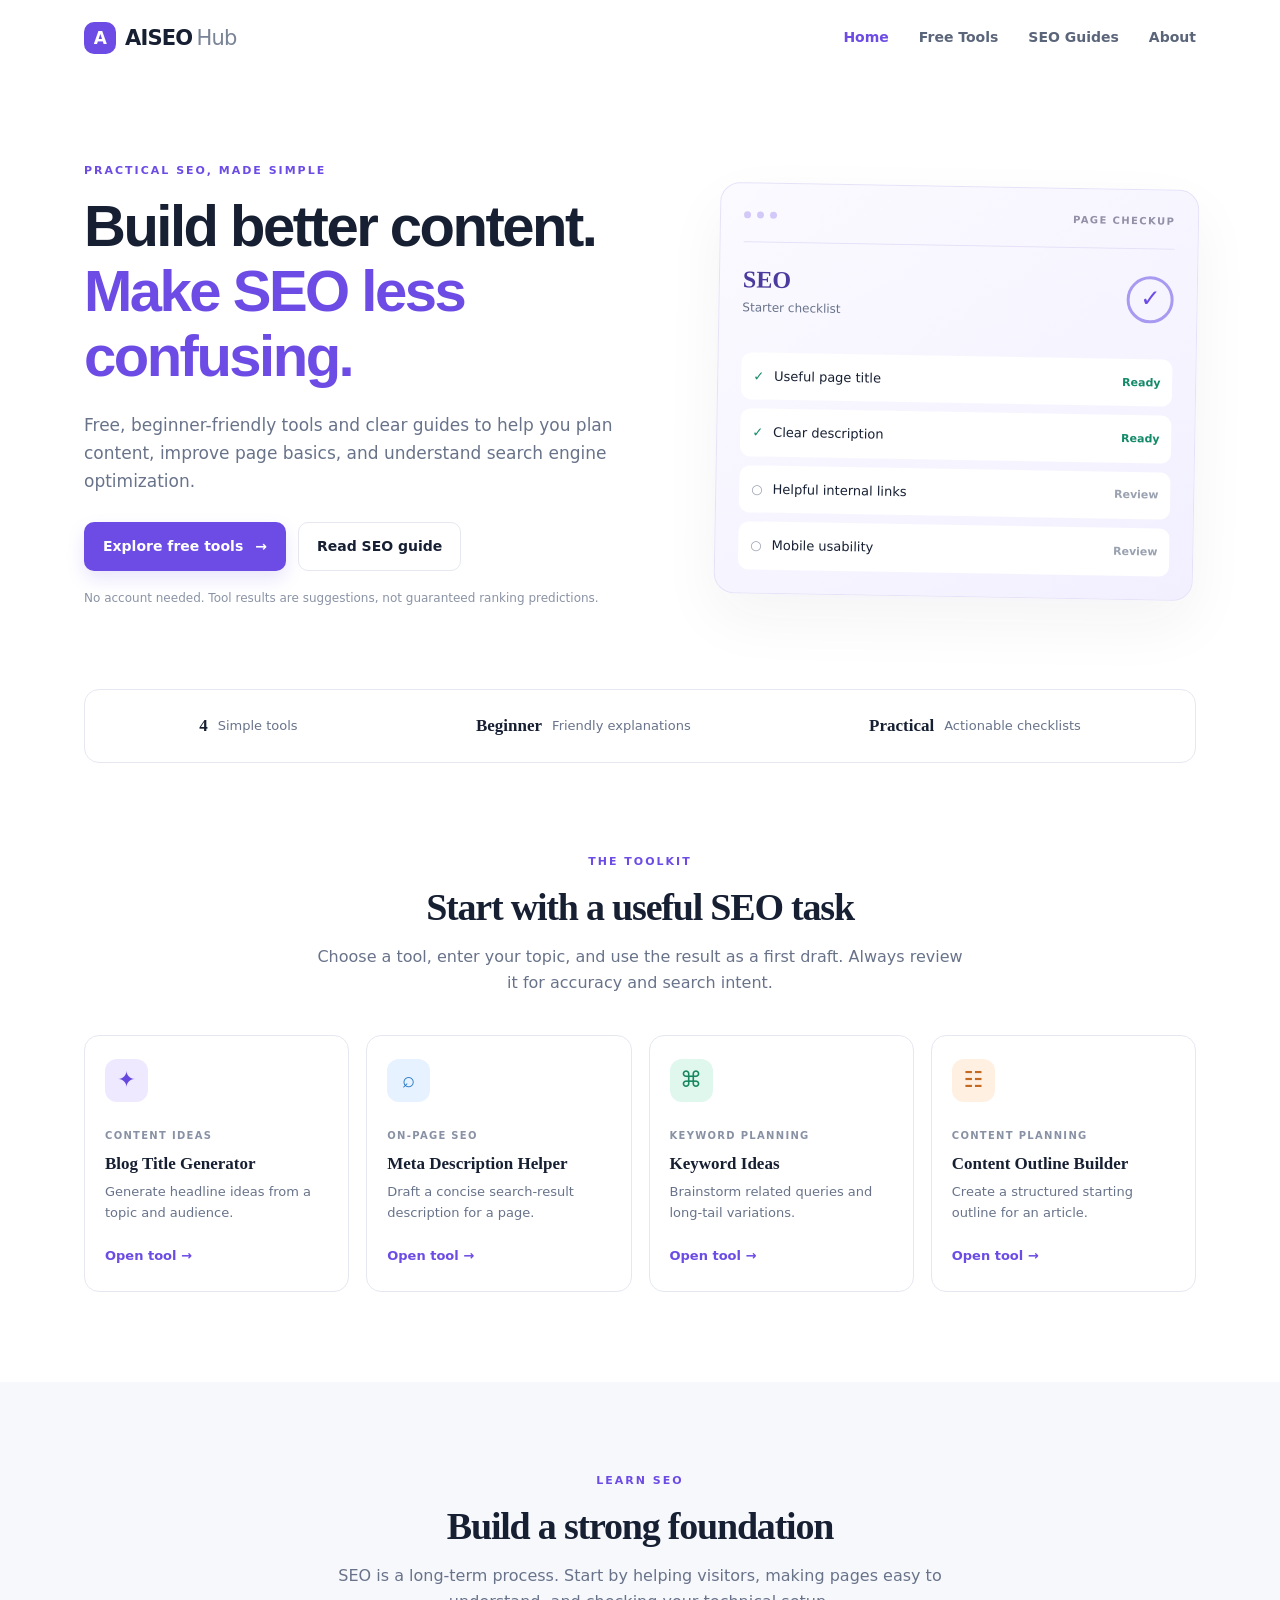
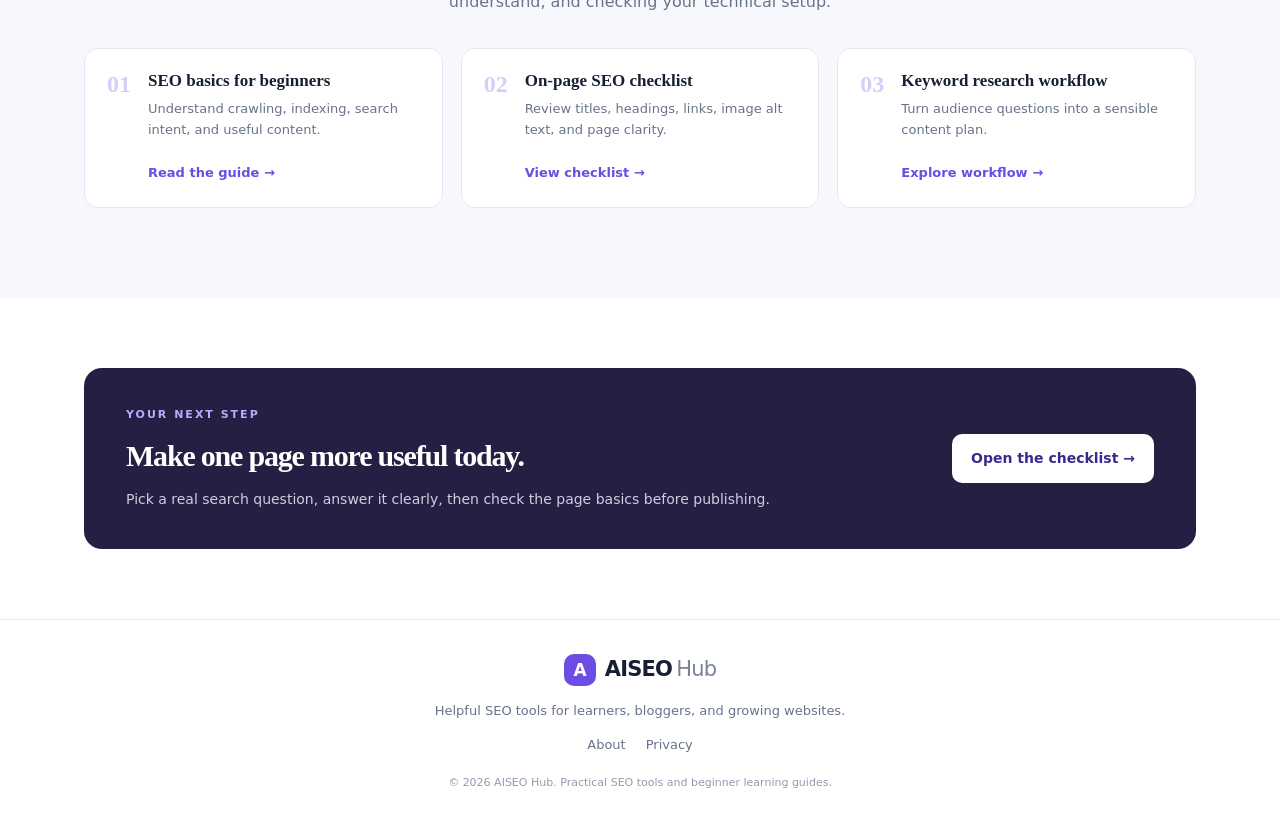
<file: index.html>
<!doctype html>
<html lang="en">
<head>
  <meta charset="utf-8">
  <meta name="google-site-verification" content="DLuv6miqWuih0UpWfHEhimVWEFteF6ivkz4_jkl5QbA" />
  <meta name="viewport" content="width=device-width, initial-scale=1">
  <meta name="robots" content="index, follow, max-image-preview:large">
  <meta name="theme-color" content="#6c4ce5">
  <link rel="icon" type="image/svg+xml" href="/favicon.svg">
  <title>AISEO Hub — Free AI SEO Tools &amp; Practical Guides</title>
  <meta name="description" content="Explore free AI SEO tools for blog titles, meta descriptions, keyword ideas, content outlines, and beginner-friendly SEO learning guides.">
  <meta name="keywords" content="ai seo hub, free ai tools for seo, ai keyword generator free, seo friendly content generator, what is ai seo">
  <link rel="canonical" href="https://aiseo-hub.onrender.com/">
  <meta property="og:type" content="website">
  <meta property="og:site_name" content="AISEO Hub">
  <meta property="og:title" content="AISEO Hub — Free AI SEO Tools &amp; Practical Guides">
  <meta property="og:description" content="Simple SEO tools and actionable guides for bloggers, students, and website owners.">
  <meta property="og:url" content="https://aiseo-hub.onrender.com/">
  <meta property="og:image" content="https://aiseo-hub.onrender.com/assets/og-image.png">
  <meta property="og:locale" content="en_US">
  <meta name="twitter:card" content="summary_large_image">
  <meta name="twitter:title" content="AISEO Hub — Free AI SEO Tools &amp; Practical Guides">
  <meta name="twitter:description" content="Simple SEO tools and actionable guides for bloggers, students, and website owners.">
  <meta name="twitter:image" content="https://aiseo-hub.onrender.com/assets/og-image.png">
  <link rel="stylesheet" href="assets/style.css">
  <script src="assets/app.js" defer></script>
  <script type="application/ld+json">
  {
    "@context": "https://schema.org",
    "@type": "WebSite",
    "@id": "https://aiseo-hub.onrender.com/#website",
    "name": "AISEO Hub",
    "url": "https://aiseo-hub.onrender.com/",
    "description": "Free beginner-friendly SEO tools and practical guides for blog titles, meta descriptions, keyword ideas, and content outlines.",
    "inLanguage": "en",
    "publisher": {
      "@type": "Organization",
      "@id": "https://aiseo-hub.onrender.com/#organization",
      "name": "AISEO Hub",
      "url": "https://aiseo-hub.onrender.com/",
      "logo": "https://aiseo-hub.onrender.com/favicon.svg"
    }
  }
  </script>
  <script type="application/ld+json">
  {
    "@context": "https://schema.org",
    "@type": "CollectionPage",
    "@id": "https://aiseo-hub.onrender.com/#webpage",
    "url": "https://aiseo-hub.onrender.com/",
    "name": "AISEO Hub — Free AI SEO Tools & Practical Guides",
    "description": "Free SEO tools and practical guides for students, bloggers, and beginner website owners.",
    "inLanguage": "en"
  }
  </script>
  <script async src="https://www.googletagmanager.com/gtag/js?id=G-LRX1NDMSGD"></script>
  <script>
    window.dataLayer = window.dataLayer || [];
    window.gtag = function gtag(){window.dataLayer.push(arguments);};
    window.gtag("js", new Date());
    window.gtag("config", "G-LRX1NDMSGD");
  </script>
</head>
<body>
<header class="site-header">
  <a class="brand" href="index.html" aria-label="AISEO Hub home"><span class="brand-mark">A</span> AISEO <span class="brand-light">Hub</span></a>
  <button class="menu-toggle" id="menuToggle" aria-label="Toggle navigation" aria-expanded="false">☰</button>
  <nav id="mainNav" aria-label="Main navigation">
    <a href="index.html" aria-current="page">Home</a>
    <a href="#tools">Free Tools</a>
    <a href="guides/seo-basics.html">SEO Guides</a>
    <a href="about.html">About</a>
  </nav>
</header>
<main>
  <section class="hero">
    <div class="hero-copy">
      <p class="eyebrow">PRACTICAL SEO, MADE SIMPLE</p>
      <h1>Build better content.<br><span>Make SEO less confusing.</span></h1>
      <p class="hero-intro">Free, beginner-friendly tools and clear guides to help you plan content, improve page basics, and understand search engine optimization.</p>
      <div class="hero-actions">
        <a class="button button-primary" href="#tools">Explore free tools <span aria-hidden="true">→</span></a>
        <a class="button button-secondary" href="guides/seo-basics.html">Read SEO guide</a>
      </div>
      <p class="small-note">No account needed. Tool results are suggestions, not guaranteed ranking predictions.</p>
    </div>
    <div class="hero-card" aria-label="SEO checklist preview">
      <div class="preview-top"><span class="dot"></span><span class="dot"></span><span class="dot"></span><span class="preview-label">PAGE CHECKUP</span></div>
      <div class="preview-score"><div><strong>SEO</strong><span>Starter checklist</span></div><span class="score-ring">✓</span></div>
      <div class="check-row"><span class="check-icon">✓</span><span>Useful page title</span><b>Ready</b></div>
      <div class="check-row"><span class="check-icon">✓</span><span>Clear description</span><b>Ready</b></div>
      <div class="check-row"><span class="check-icon muted">○</span><span>Helpful internal links</span><b class="muted-text">Review</b></div>
      <div class="check-row"><span class="check-icon muted">○</span><span>Mobile usability</span><b class="muted-text">Review</b></div>
    </div>
  </section>

  <section class="trust-strip">
    <div><strong>4</strong><span>Simple tools</span></div>
    <div><strong>Beginner</strong><span>Friendly explanations</span></div>
    <div><strong>Practical</strong><span>Actionable checklists</span></div>
  </section>

  <section class="section" id="tools">
    <div class="section-heading">
      <p class="eyebrow">THE TOOLKIT</p>
      <h2>Start with a useful SEO task</h2>
      <p>Choose a tool, enter your topic, and use the result as a first draft. Always review it for accuracy and search intent.</p>
    </div>
    <div class="tool-grid">
      <a class="tool-card" href="tools/title-generator.html"><span class="tool-icon purple">✦</span><span class="card-kicker">CONTENT IDEAS</span><h3>Blog Title Generator</h3><p>Generate headline ideas from a topic and audience.</p><span class="card-link">Open tool →</span></a>
      <a class="tool-card" href="tools/meta-description.html"><span class="tool-icon blue">⌕</span><span class="card-kicker">ON-PAGE SEO</span><h3>Meta Description Helper</h3><p>Draft a concise search-result description for a page.</p><span class="card-link">Open tool →</span></a>
      <a class="tool-card" href="tools/keyword-ideas.html"><span class="tool-icon green">⌘</span><span class="card-kicker">KEYWORD PLANNING</span><h3>Keyword Ideas</h3><p>Brainstorm related queries and long-tail variations.</p><span class="card-link">Open tool →</span></a>
      <a class="tool-card" href="tools/content-outline.html"><span class="tool-icon orange">☷</span><span class="card-kicker">CONTENT PLANNING</span><h3>Content Outline Builder</h3><p>Create a structured starting outline for an article.</p><span class="card-link">Open tool →</span></a>
    </div>
  </section>

  <section class="section section-tint">
    <div class="section-heading">
      <p class="eyebrow">LEARN SEO</p><h2>Build a strong foundation</h2>
      <p>SEO is a long-term process. Start by helping visitors, making pages easy to understand, and checking your technical setup.</p>
    </div>
    <div class="guide-grid">
      <article class="guide-card"><div class="guide-number">01</div><div><h3>SEO basics for beginners</h3><p>Understand crawling, indexing, search intent, and useful content.</p><a href="guides/seo-basics.html">Read the guide →</a></div></article>
      <article class="guide-card"><div class="guide-number">02</div><div><h3>On-page SEO checklist</h3><p>Review titles, headings, links, image alt text, and page clarity.</p><a href="guides/on-page-checklist.html">View checklist →</a></div></article>
      <article class="guide-card"><div class="guide-number">03</div><div><h3>Keyword research workflow</h3><p>Turn audience questions into a sensible content plan.</p><a href="guides/keyword-research.html">Explore workflow →</a></div></article>
    </div>
  </section>

  <section class="cta">
    <div><p class="eyebrow">YOUR NEXT STEP</p><h2>Make one page more useful today.</h2><p>Pick a real search question, answer it clearly, then check the page basics before publishing.</p></div>
    <a class="button button-light" href="guides/on-page-checklist.html">Open the checklist →</a>
  </section>
</main>
<footer class="site-footer"><a class="brand" href="index.html"><span class="brand-mark">A</span> AISEO <span class="brand-light">Hub</span></a><p>Helpful SEO tools for learners, bloggers, and growing websites.</p><div><a href="about.html">About</a><a href="privacy.html">Privacy</a></div><small>© <span id="year"></span> AISEO Hub. Practical SEO tools and beginner learning guides.</small></footer>
</body>
</html>
</file>
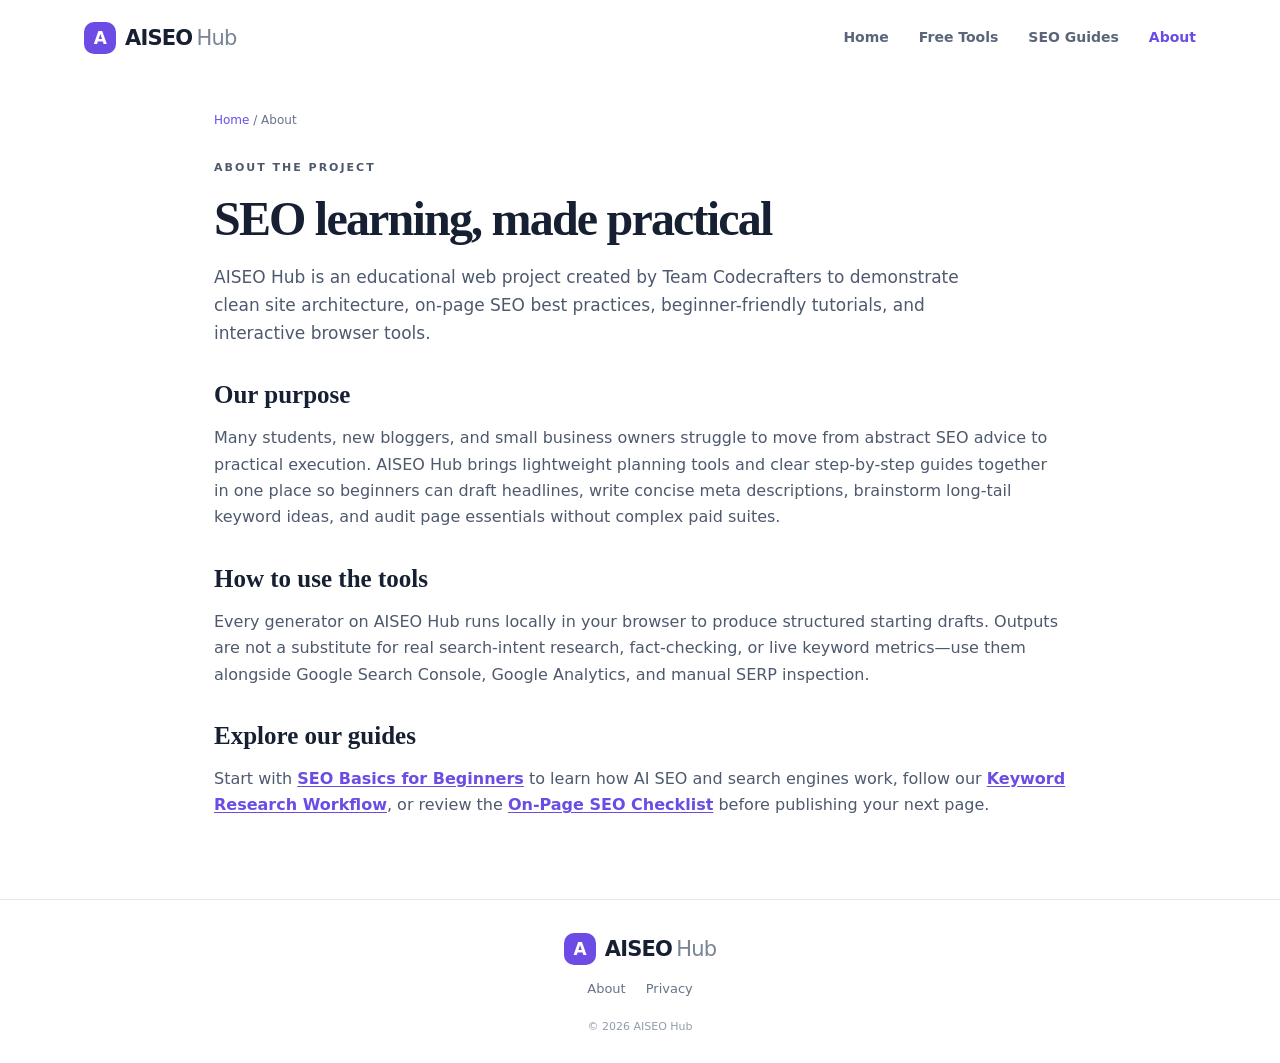
<file: about.html>
<!doctype html>
<html lang="en">
<head>
  <meta charset="utf-8">
  <meta name="viewport" content="width=device-width, initial-scale=1">
  <meta name="robots" content="index, follow, max-image-preview:large">
  <meta name="theme-color" content="#6c4ce5">
  <link rel="icon" type="image/svg+xml" href="/favicon.svg">
  <title>About AISEO Hub — Free Beginner SEO Tools &amp; Guides</title>
  <meta name="description" content="Learn about AISEO Hub by Team Codecrafters: an educational platform offering beginner-friendly SEO tools, content planners, and practical optimization guides.">
  <meta name="keywords" content="about aiseo hub, seo tools for beginners, student seo project">
  <link rel="canonical" href="https://aiseo-hub.onrender.com/about.html">
  <meta property="og:type" content="website">
  <meta property="og:site_name" content="AISEO Hub">
  <meta property="og:title" content="About AISEO Hub — Free Beginner SEO Tools &amp; Guides">
  <meta property="og:description" content="Learn about AISEO Hub: practical browser-based SEO tools and beginner-friendly optimization tutorials.">
  <meta property="og:url" content="https://aiseo-hub.onrender.com/about.html">
  <meta property="og:image" content="https://aiseo-hub.onrender.com/assets/og-image.png">
  <meta property="og:locale" content="en_US">
  <meta name="twitter:card" content="summary_large_image">
  <meta name="twitter:title" content="About AISEO Hub — Free Beginner SEO Tools &amp; Guides">
  <meta name="twitter:description" content="Learn about AISEO Hub: practical browser-based SEO tools and beginner-friendly optimization tutorials.">
  <meta name="twitter:image" content="https://aiseo-hub.onrender.com/assets/og-image.png">
  <link rel="stylesheet" href="assets/style.css">
  <script src="assets/app.js" defer></script>
  <script type="application/ld+json">
  {
    "@context": "https://schema.org",
    "@type": "AboutPage",
    "name": "About AISEO Hub",
    "description": "Educational platform offering free browser-based SEO tools and beginner-friendly optimization tutorials.",
    "url": "https://aiseo-hub.onrender.com/about.html",
    "inLanguage": "en",
    "publisher": {
      "@type": "Organization",
      "@id": "https://aiseo-hub.onrender.com/#organization",
      "name": "AISEO Hub",
      "url": "https://aiseo-hub.onrender.com/"
    }
  }
  </script>
  <script type="application/ld+json">
  {
    "@context": "https://schema.org",
    "@type": "BreadcrumbList",
    "itemListElement": [
      {"@type": "ListItem", "position": 1, "name": "Home", "item": "https://aiseo-hub.onrender.com/"},
      {"@type": "ListItem", "position": 2, "name": "About", "item": "https://aiseo-hub.onrender.com/about.html"}
    ]
  }
  </script>
  <script async src="https://www.googletagmanager.com/gtag/js?id=G-LRX1NDMSGD"></script>
  <script>
    window.dataLayer = window.dataLayer || [];
    window.gtag = function gtag(){window.dataLayer.push(arguments);};
    window.gtag("js", new Date());
    window.gtag("config", "G-LRX1NDMSGD");
  </script>
</head>
<body>
<header class="site-header">
  <a class="brand" href="index.html"><span class="brand-mark">A</span> AISEO <span class="brand-light">Hub</span></a>
  <button class="menu-toggle" id="menuToggle" aria-label="Toggle navigation" aria-expanded="false">☰</button>
  <nav id="mainNav" aria-label="Main navigation">
    <a href="index.html">Home</a>
    <a href="index.html#tools">Free Tools</a>
    <a href="guides/seo-basics.html">SEO Guides</a>
    <a href="about.html" aria-current="page">About</a>
  </nav>
</header>
<main class="page-wrap article">
  <div class="crumb"><a href="index.html">Home</a> / About</div>
  <p class="eyebrow">ABOUT THE PROJECT</p>
  <h1>SEO learning, made practical</h1>
  <p class="page-lead">AISEO Hub is an educational web project created by Team Codecrafters to demonstrate clean site architecture, on-page SEO best practices, beginner-friendly tutorials, and interactive browser tools.</p>
  <h2>Our purpose</h2>
  <p>Many students, new bloggers, and small business owners struggle to move from abstract SEO advice to practical execution. AISEO Hub brings lightweight planning tools and clear step-by-step guides together in one place so beginners can draft headlines, write concise meta descriptions, brainstorm long-tail keyword ideas, and audit page essentials without complex paid suites.</p>
  <h2>How to use the tools</h2>
  <p>Every generator on AISEO Hub runs locally in your browser to produce structured starting drafts. Outputs are not a substitute for real search-intent research, fact-checking, or live keyword metrics—use them alongside Google Search Console, Google Analytics, and manual SERP inspection.</p>
  <h2>Explore our guides</h2>
  <p>Start with <a href="guides/seo-basics.html">SEO Basics for Beginners</a> to learn how AI SEO and search engines work, follow our <a href="guides/keyword-research.html">Keyword Research Workflow</a>, or review the <a href="guides/on-page-checklist.html">On-Page SEO Checklist</a> before publishing your next page.</p>
</main>
<footer class="site-footer">
  <a class="brand" href="index.html"><span class="brand-mark">A</span> AISEO <span class="brand-light">Hub</span></a>
  <div><a href="about.html">About</a><a href="privacy.html">Privacy</a></div>
  <small>© <span id="year"></span> AISEO Hub</small>
</footer>
</body>
</html>
</file>
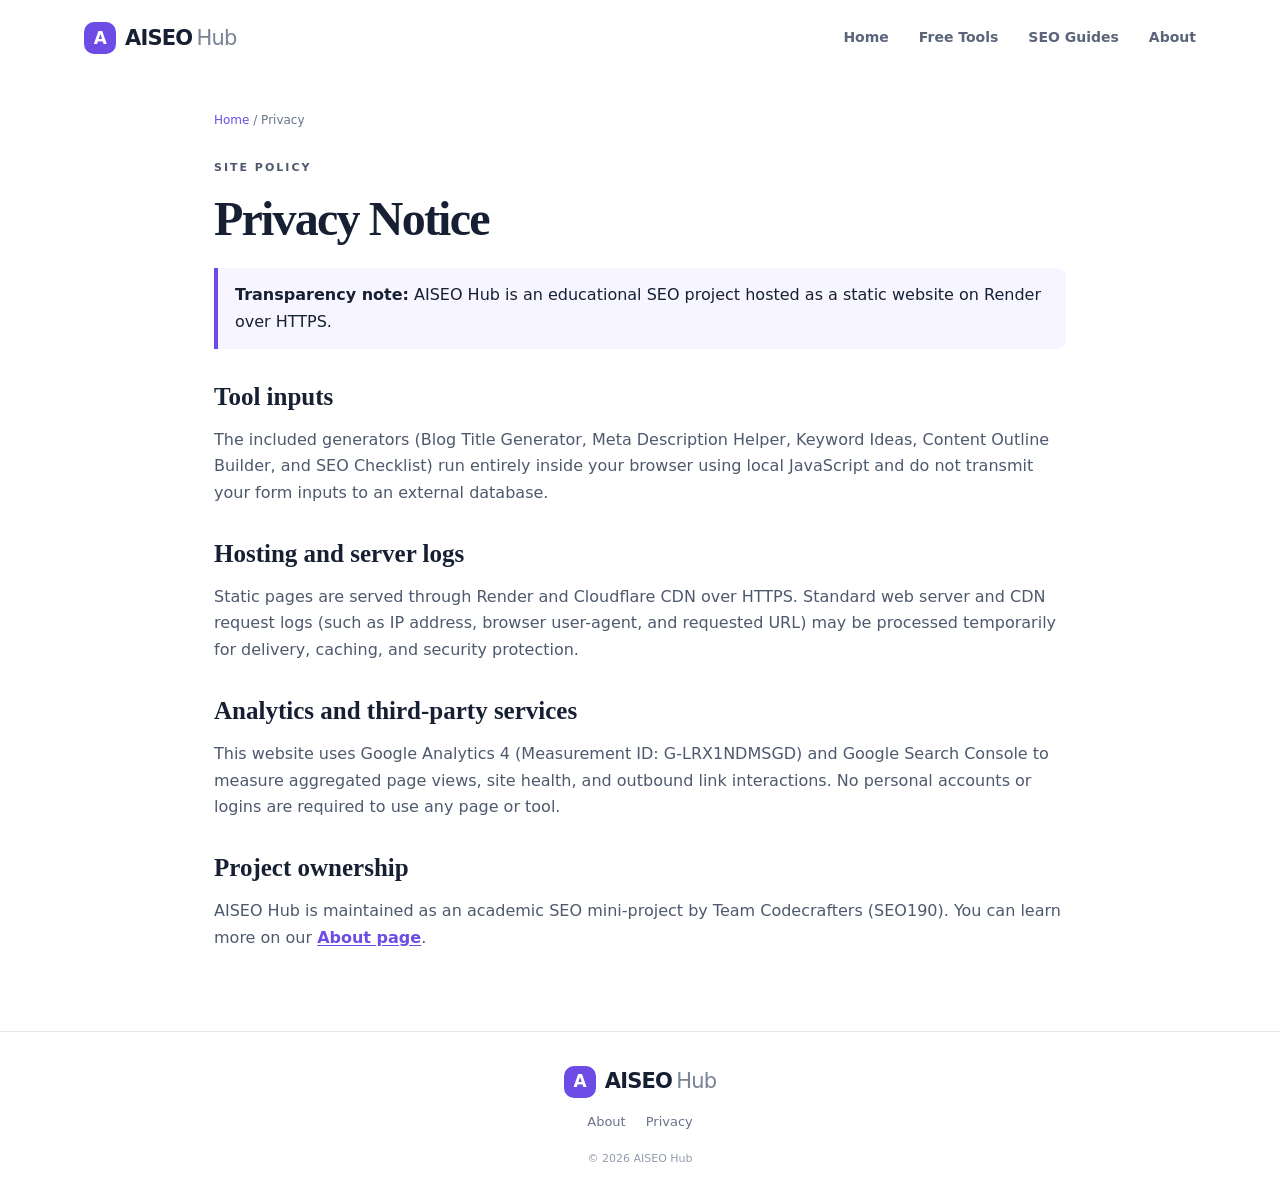
<file: privacy.html>
<!doctype html>
<html lang="en">
<head>
  <meta charset="utf-8">
  <meta name="viewport" content="width=device-width, initial-scale=1">
  <meta name="robots" content="index, follow">
  <meta name="theme-color" content="#6c4ce5">
  <link rel="icon" type="image/svg+xml" href="/favicon.svg">
  <title>Privacy Notice | AISEO Hub</title>
  <meta name="description" content="Read the privacy notice for AISEO Hub, explaining browser-side tool processing, static hosting logs, and Google Analytics usage.">
  <link rel="canonical" href="https://aiseo-hub.onrender.com/privacy.html">
  <meta property="og:type" content="website">
  <meta property="og:site_name" content="AISEO Hub">
  <meta property="og:title" content="Privacy Notice | AISEO Hub">
  <meta property="og:description" content="Privacy notice for AISEO Hub covering local tool processing, hosting logs, and Google Analytics 4.">
  <meta property="og:url" content="https://aiseo-hub.onrender.com/privacy.html">
  <meta property="og:image" content="https://aiseo-hub.onrender.com/assets/og-image.png">
  <meta name="twitter:card" content="summary_large_image">
  <meta name="twitter:title" content="Privacy Notice | AISEO Hub">
  <meta name="twitter:description" content="Privacy notice for AISEO Hub covering local tool processing, hosting logs, and Google Analytics 4.">
  <meta name="twitter:image" content="https://aiseo-hub.onrender.com/assets/og-image.png">
  <link rel="stylesheet" href="assets/style.css">
  <script src="assets/app.js" defer></script>
  <script type="application/ld+json">
  {
    "@context": "https://schema.org",
    "@type": "WebPage",
    "name": "Privacy Notice | AISEO Hub",
    "url": "https://aiseo-hub.onrender.com/privacy.html",
    "inLanguage": "en"
  }
  </script>
  <script type="application/ld+json">
  {
    "@context": "https://schema.org",
    "@type": "BreadcrumbList",
    "itemListElement": [
      {"@type": "ListItem", "position": 1, "name": "Home", "item": "https://aiseo-hub.onrender.com/"},
      {"@type": "ListItem", "position": 2, "name": "Privacy", "item": "https://aiseo-hub.onrender.com/privacy.html"}
    ]
  }
  </script>
  <script async src="https://www.googletagmanager.com/gtag/js?id=G-LRX1NDMSGD"></script>
  <script>
    window.dataLayer = window.dataLayer || [];
    window.gtag = function gtag(){window.dataLayer.push(arguments);};
    window.gtag("js", new Date());
    window.gtag("config", "G-LRX1NDMSGD");
  </script>
</head>
<body>
<header class="site-header">
  <a class="brand" href="index.html"><span class="brand-mark">A</span> AISEO <span class="brand-light">Hub</span></a>
  <button class="menu-toggle" id="menuToggle" aria-label="Toggle navigation" aria-expanded="false">☰</button>
  <nav id="mainNav" aria-label="Main navigation">
    <a href="index.html">Home</a>
    <a href="index.html#tools">Free Tools</a>
    <a href="guides/seo-basics.html">SEO Guides</a>
    <a href="about.html">About</a>
  </nav>
</header>
<main class="page-wrap article">
  <div class="crumb"><a href="index.html">Home</a> / Privacy</div>
  <p class="eyebrow">SITE POLICY</p>
  <h1>Privacy Notice</h1>
  <div class="callout"><strong>Transparency note:</strong> AISEO Hub is an educational SEO project hosted as a static website on Render over HTTPS.</div>
  <h2>Tool inputs</h2>
  <p>The included generators (Blog Title Generator, Meta Description Helper, Keyword Ideas, Content Outline Builder, and SEO Checklist) run entirely inside your browser using local JavaScript and do not transmit your form inputs to an external database.</p>
  <h2>Hosting and server logs</h2>
  <p>Static pages are served through Render and Cloudflare CDN over HTTPS. Standard web server and CDN request logs (such as IP address, browser user-agent, and requested URL) may be processed temporarily for delivery, caching, and security protection.</p>
  <h2>Analytics and third-party services</h2>
  <p>This website uses Google Analytics 4 (Measurement ID: G-LRX1NDMSGD) and Google Search Console to measure aggregated page views, site health, and outbound link interactions. No personal accounts or logins are required to use any page or tool.</p>
  <h2>Project ownership</h2>
  <p>AISEO Hub is maintained as an academic SEO mini-project by Team Codecrafters (SEO190). You can learn more on our <a href="about.html">About page</a>.</p>
</main>
<footer class="site-footer">
  <a class="brand" href="index.html"><span class="brand-mark">A</span> AISEO <span class="brand-light">Hub</span></a>
  <div><a href="about.html">About</a><a href="privacy.html">Privacy</a></div>
  <small>© <span id="year"></span> AISEO Hub</small>
</footer>
</body>
</html>
</file>
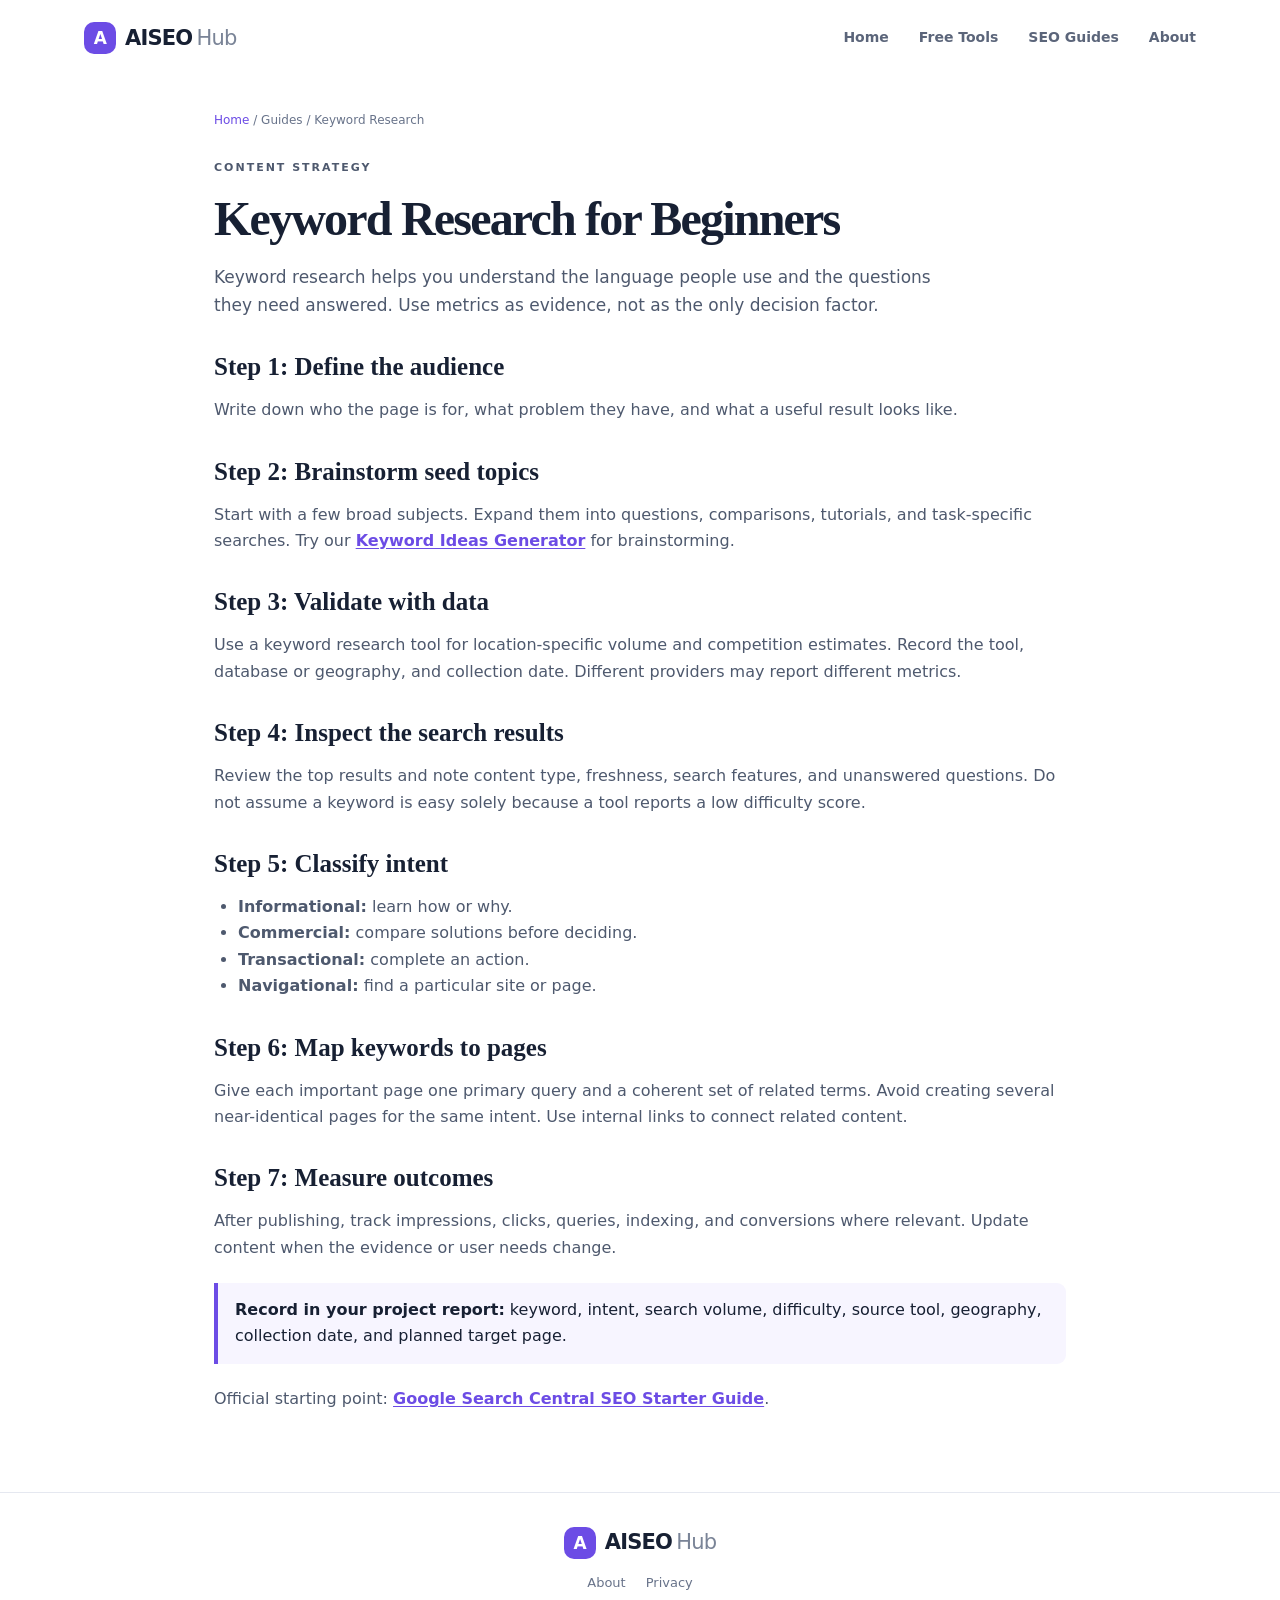
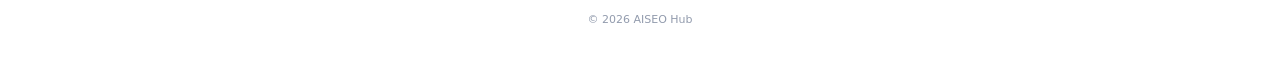
<file: guides/keyword-research.html>
<!doctype html>
<html lang="en">
<head>
  <meta charset="utf-8">
  <meta name="viewport" content="width=device-width, initial-scale=1">
  <meta name="robots" content="index, follow, max-image-preview:large">
  <meta name="theme-color" content="#6c4ce5">
  <link rel="icon" type="image/svg+xml" href="/favicon.svg">
  <title>Keyword Research Workflow for Beginners | AISEO Hub</title>
  <meta name="description" content="Learn a practical 7-step keyword research workflow: audience questions, search intent, SERP analysis, difficulty checks, and keyword-to-page mapping.">
  <link rel="canonical" href="https://aiseo-hub.onrender.com/guides/keyword-research.html">
  <meta property="og:type" content="article">
  <meta property="og:site_name" content="AISEO Hub">
  <meta property="og:title" content="Keyword Research Workflow for Beginners | AISEO Hub">
  <meta property="og:description" content="Learn a practical keyword research workflow: audience questions, intent classification, SERP inspection, and page mapping.">
  <meta property="og:url" content="https://aiseo-hub.onrender.com/guides/keyword-research.html">
  <meta property="og:image" content="https://aiseo-hub.onrender.com/assets/og-image.png">
  <meta name="twitter:card" content="summary_large_image">
  <meta name="twitter:title" content="Keyword Research Workflow for Beginners | AISEO Hub">
  <meta name="twitter:description" content="Learn a practical keyword research workflow: audience questions, intent classification, SERP inspection, and page mapping.">
  <meta name="twitter:image" content="https://aiseo-hub.onrender.com/assets/og-image.png">
  <link rel="stylesheet" href="../assets/style.css">
  <script src="../assets/app.js" defer></script>
  <script type="application/ld+json">
  {
    "@context": "https://schema.org",
    "@type": "TechArticle",
    "headline": "Keyword Research for Beginners",
    "description": "A 7-step keyword research workflow covering audience definition, seed topics, search intent, SERP checks, and keyword mapping.",
    "url": "https://aiseo-hub.onrender.com/guides/keyword-research.html",
    "mainEntityOfPage": "https://aiseo-hub.onrender.com/guides/keyword-research.html",
    "image": "https://aiseo-hub.onrender.com/assets/og-image.png",
    "inLanguage": "en",
    "author": {"@type": "Organization", "name": "AISEO Hub"},
    "publisher": {"@type": "Organization", "name": "AISEO Hub", "url": "https://aiseo-hub.onrender.com/"}
  }
  </script>
  <script type="application/ld+json">
  {
    "@context": "https://schema.org",
    "@type": "BreadcrumbList",
    "itemListElement": [
      {"@type": "ListItem", "position": 1, "name": "Home", "item": "https://aiseo-hub.onrender.com/"},
      {"@type": "ListItem", "position": 2, "name": "Keyword Research", "item": "https://aiseo-hub.onrender.com/guides/keyword-research.html"}
    ]
  }
  </script>
  <script async src="https://www.googletagmanager.com/gtag/js?id=G-LRX1NDMSGD"></script>
  <script>
    window.dataLayer = window.dataLayer || [];
    window.gtag = function gtag(){window.dataLayer.push(arguments);};
    window.gtag("js", new Date());
    window.gtag("config", "G-LRX1NDMSGD");
  </script>
</head>
<body><header class="site-header"><a class="brand" href="../index.html"><span class="brand-mark">A</span> AISEO <span class="brand-light">Hub</span></a><button class="menu-toggle" id="menuToggle" aria-label="Toggle navigation" aria-expanded="false">☰</button><nav id="mainNav"><a href="../index.html">Home</a><a href="../index.html#tools">Free Tools</a><a href="seo-basics.html">SEO Guides</a><a href="../about.html">About</a></nav></header><main class="page-wrap article"><div class="crumb"><a href="../index.html">Home</a> / Guides / Keyword Research</div><p class="eyebrow">CONTENT STRATEGY</p><h1>Keyword Research for Beginners</h1><p class="page-lead">Keyword research helps you understand the language people use and the questions they need answered. Use metrics as evidence, not as the only decision factor.</p><h2>Step 1: Define the audience</h2><p>Write down who the page is for, what problem they have, and what a useful result looks like.</p><h2>Step 2: Brainstorm seed topics</h2><p>Start with a few broad subjects. Expand them into questions, comparisons, tutorials, and task-specific searches. Try our <a href="../tools/keyword-ideas.html">Keyword Ideas Generator</a> for brainstorming.</p><h2>Step 3: Validate with data</h2><p>Use a keyword research tool for location-specific volume and competition estimates. Record the tool, database or geography, and collection date. Different providers may report different metrics.</p><h2>Step 4: Inspect the search results</h2><p>Review the top results and note content type, freshness, search features, and unanswered questions. Do not assume a keyword is easy solely because a tool reports a low difficulty score.</p><h2>Step 5: Classify intent</h2><ul><li><strong>Informational:</strong> learn how or why.</li><li><strong>Commercial:</strong> compare solutions before deciding.</li><li><strong>Transactional:</strong> complete an action.</li><li><strong>Navigational:</strong> find a particular site or page.</li></ul><h2>Step 6: Map keywords to pages</h2><p>Give each important page one primary query and a coherent set of related terms. Avoid creating several near-identical pages for the same intent. Use internal links to connect related content.</p><h2>Step 7: Measure outcomes</h2><p>After publishing, track impressions, clicks, queries, indexing, and conversions where relevant. Update content when the evidence or user needs change.</p><div class="callout"><strong>Record in your project report:</strong> keyword, intent, search volume, difficulty, source tool, geography, collection date, and planned target page.</div><p>Official starting point: <a href="https://developers.google.com/search/docs/fundamentals/seo-starter-guide" rel="noopener">Google Search Central SEO Starter Guide</a>.</p></main><footer class="site-footer"><a class="brand" href="../index.html"><span class="brand-mark">A</span> AISEO <span class="brand-light">Hub</span></a><div><a href="../about.html">About</a><a href="../privacy.html">Privacy</a></div><small>© <span id="year"></span> AISEO Hub</small></footer></body></html>
</file>
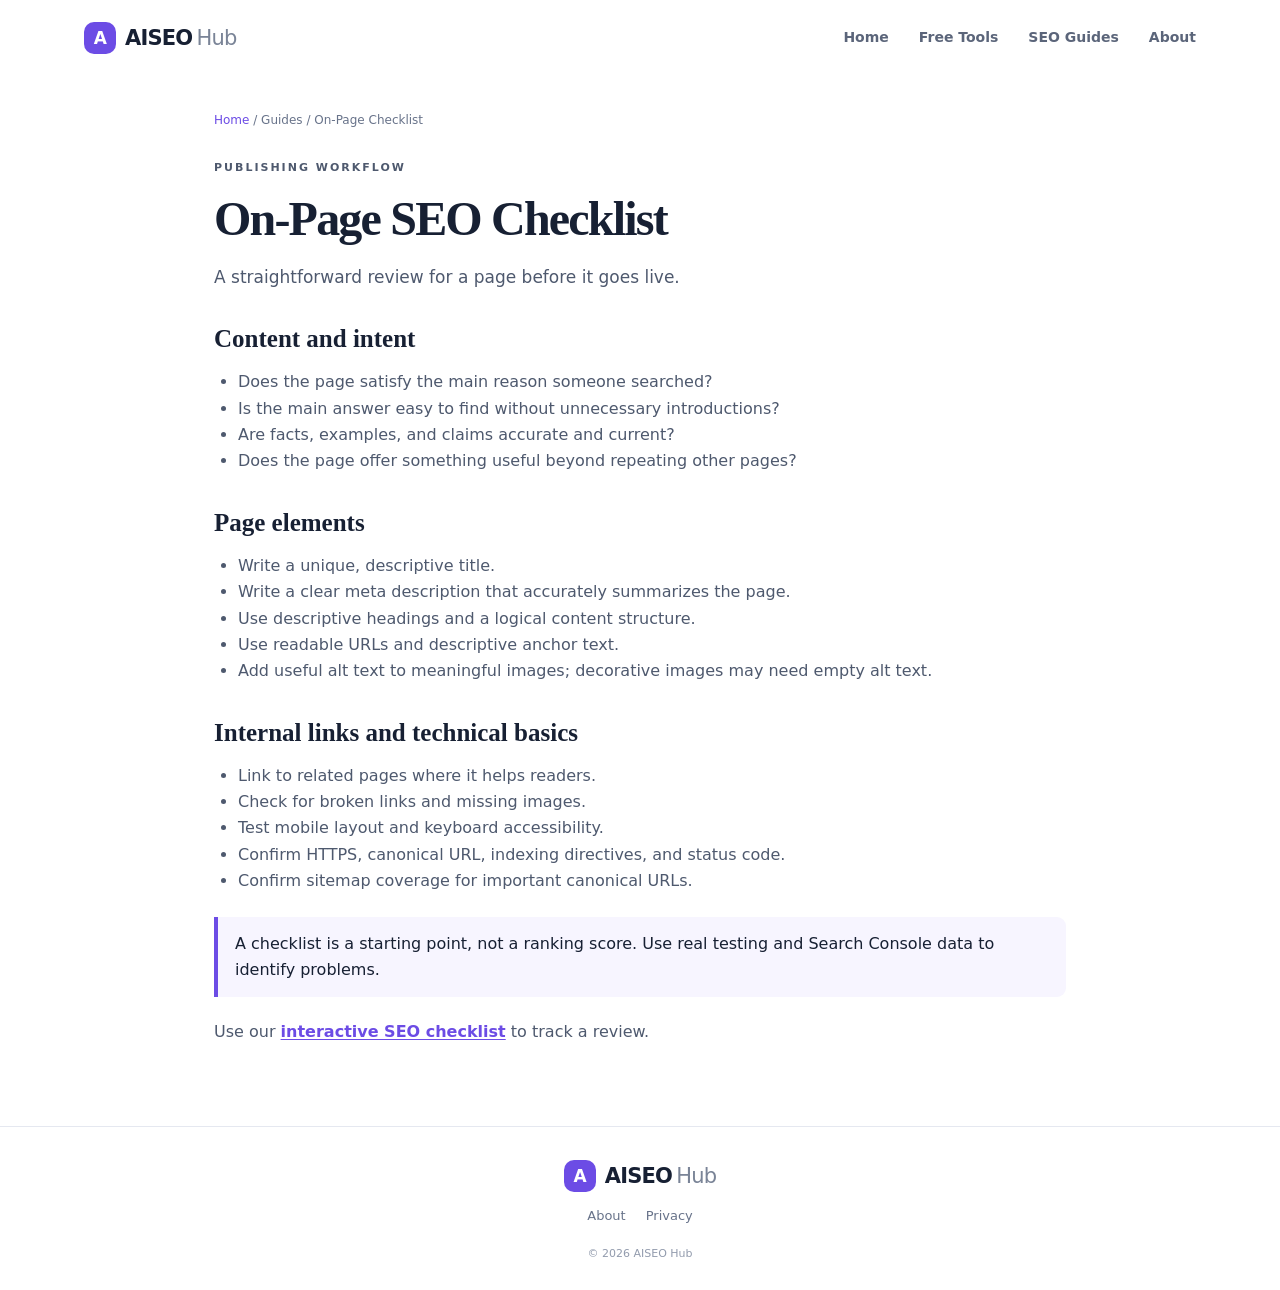
<file: guides/on-page-checklist.html>
<!doctype html>
<html lang="en">
<head>
  <meta charset="utf-8">
  <meta name="viewport" content="width=device-width, initial-scale=1">
  <meta name="robots" content="index, follow, max-image-preview:large">
  <meta name="theme-color" content="#6c4ce5">
  <link rel="icon" type="image/svg+xml" href="/favicon.svg">
  <title>On-Page SEO Checklist for Beginners | AISEO Hub</title>
  <meta name="description" content="Use this practical on-page SEO checklist to review page titles, meta descriptions, headings, content quality, internal links, and technical basics.">
  <link rel="canonical" href="https://aiseo-hub.onrender.com/guides/on-page-checklist.html">
  <meta property="og:type" content="article">
  <meta property="og:site_name" content="AISEO Hub">
  <meta property="og:title" content="On-Page SEO Checklist for Beginners | AISEO Hub">
  <meta property="og:description" content="Practical pre-publish checklist for titles, headings, content intent, internal links, and technical SEO.">
  <meta property="og:url" content="https://aiseo-hub.onrender.com/guides/on-page-checklist.html">
  <meta property="og:image" content="https://aiseo-hub.onrender.com/assets/og-image.png">
  <meta name="twitter:card" content="summary_large_image">
  <meta name="twitter:title" content="On-Page SEO Checklist for Beginners | AISEO Hub">
  <meta name="twitter:description" content="Practical pre-publish checklist for titles, headings, content intent, internal links, and technical SEO.">
  <meta name="twitter:image" content="https://aiseo-hub.onrender.com/assets/og-image.png">
  <link rel="stylesheet" href="../assets/style.css">
  <script src="../assets/app.js" defer></script>
  <script type="application/ld+json">
  {
    "@context": "https://schema.org",
    "@type": "TechArticle",
    "headline": "On-Page SEO Checklist",
    "description": "A straightforward pre-publish on-page SEO review covering search intent, titles, headings, links, and technical basics.",
    "url": "https://aiseo-hub.onrender.com/guides/on-page-checklist.html",
    "mainEntityOfPage": "https://aiseo-hub.onrender.com/guides/on-page-checklist.html",
    "image": "https://aiseo-hub.onrender.com/assets/og-image.png",
    "inLanguage": "en",
    "author": {"@type": "Organization", "name": "AISEO Hub"},
    "publisher": {"@type": "Organization", "name": "AISEO Hub", "url": "https://aiseo-hub.onrender.com/"}
  }
  </script>
  <script type="application/ld+json">
  {
    "@context": "https://schema.org",
    "@type": "BreadcrumbList",
    "itemListElement": [
      {"@type": "ListItem", "position": 1, "name": "Home", "item": "https://aiseo-hub.onrender.com/"},
      {"@type": "ListItem", "position": 2, "name": "On-Page SEO Checklist", "item": "https://aiseo-hub.onrender.com/guides/on-page-checklist.html"}
    ]
  }
  </script>
  <script async src="https://www.googletagmanager.com/gtag/js?id=G-LRX1NDMSGD"></script>
  <script>
    window.dataLayer = window.dataLayer || [];
    window.gtag = function gtag(){window.dataLayer.push(arguments);};
    window.gtag("js", new Date());
    window.gtag("config", "G-LRX1NDMSGD");
  </script>
</head>
<body><header class="site-header"><a class="brand" href="../index.html"><span class="brand-mark">A</span> AISEO <span class="brand-light">Hub</span></a><button class="menu-toggle" id="menuToggle" aria-label="Toggle navigation" aria-expanded="false">☰</button><nav id="mainNav"><a href="../index.html">Home</a><a href="../index.html#tools">Free Tools</a><a href="seo-basics.html">SEO Guides</a><a href="../about.html">About</a></nav></header><main class="page-wrap article"><div class="crumb"><a href="../index.html">Home</a> / Guides / On-Page Checklist</div><p class="eyebrow">PUBLISHING WORKFLOW</p><h1>On-Page SEO Checklist</h1><p class="page-lead">A straightforward review for a page before it goes live.</p><h2>Content and intent</h2><ul><li>Does the page satisfy the main reason someone searched?</li><li>Is the main answer easy to find without unnecessary introductions?</li><li>Are facts, examples, and claims accurate and current?</li><li>Does the page offer something useful beyond repeating other pages?</li></ul><h2>Page elements</h2><ul><li>Write a unique, descriptive title.</li><li>Write a clear meta description that accurately summarizes the page.</li><li>Use descriptive headings and a logical content structure.</li><li>Use readable URLs and descriptive anchor text.</li><li>Add useful alt text to meaningful images; decorative images may need empty alt text.</li></ul><h2>Internal links and technical basics</h2><ul><li>Link to related pages where it helps readers.</li><li>Check for broken links and missing images.</li><li>Test mobile layout and keyboard accessibility.</li><li>Confirm HTTPS, canonical URL, indexing directives, and status code.</li><li>Confirm sitemap coverage for important canonical URLs.</li></ul><div class="callout">A checklist is a starting point, not a ranking score. Use real testing and Search Console data to identify problems.</div><p>Use our <a href="../tools/seo-checklist.html">interactive SEO checklist</a> to track a review.</p></main><footer class="site-footer"><a class="brand" href="../index.html"><span class="brand-mark">A</span> AISEO <span class="brand-light">Hub</span></a><div><a href="../about.html">About</a><a href="../privacy.html">Privacy</a></div><small>© <span id="year"></span> AISEO Hub</small></footer></body></html>
</file>
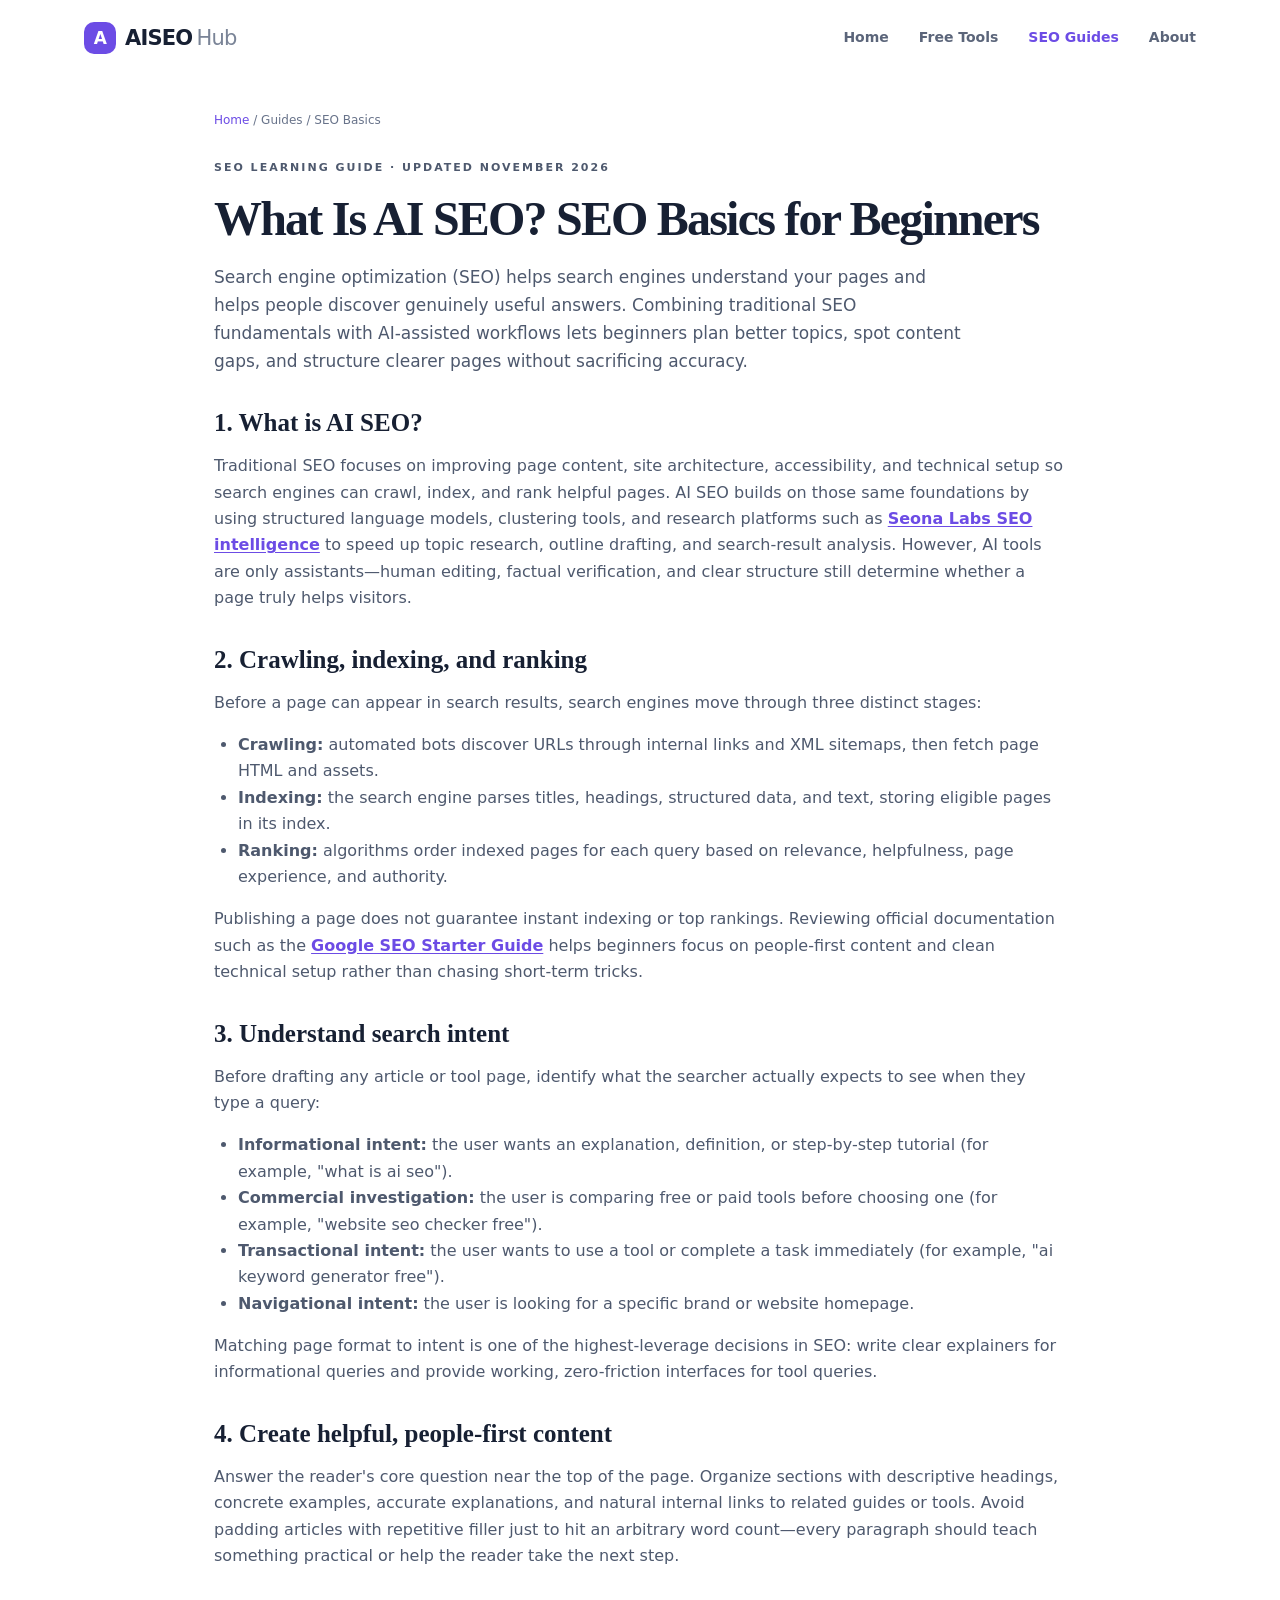
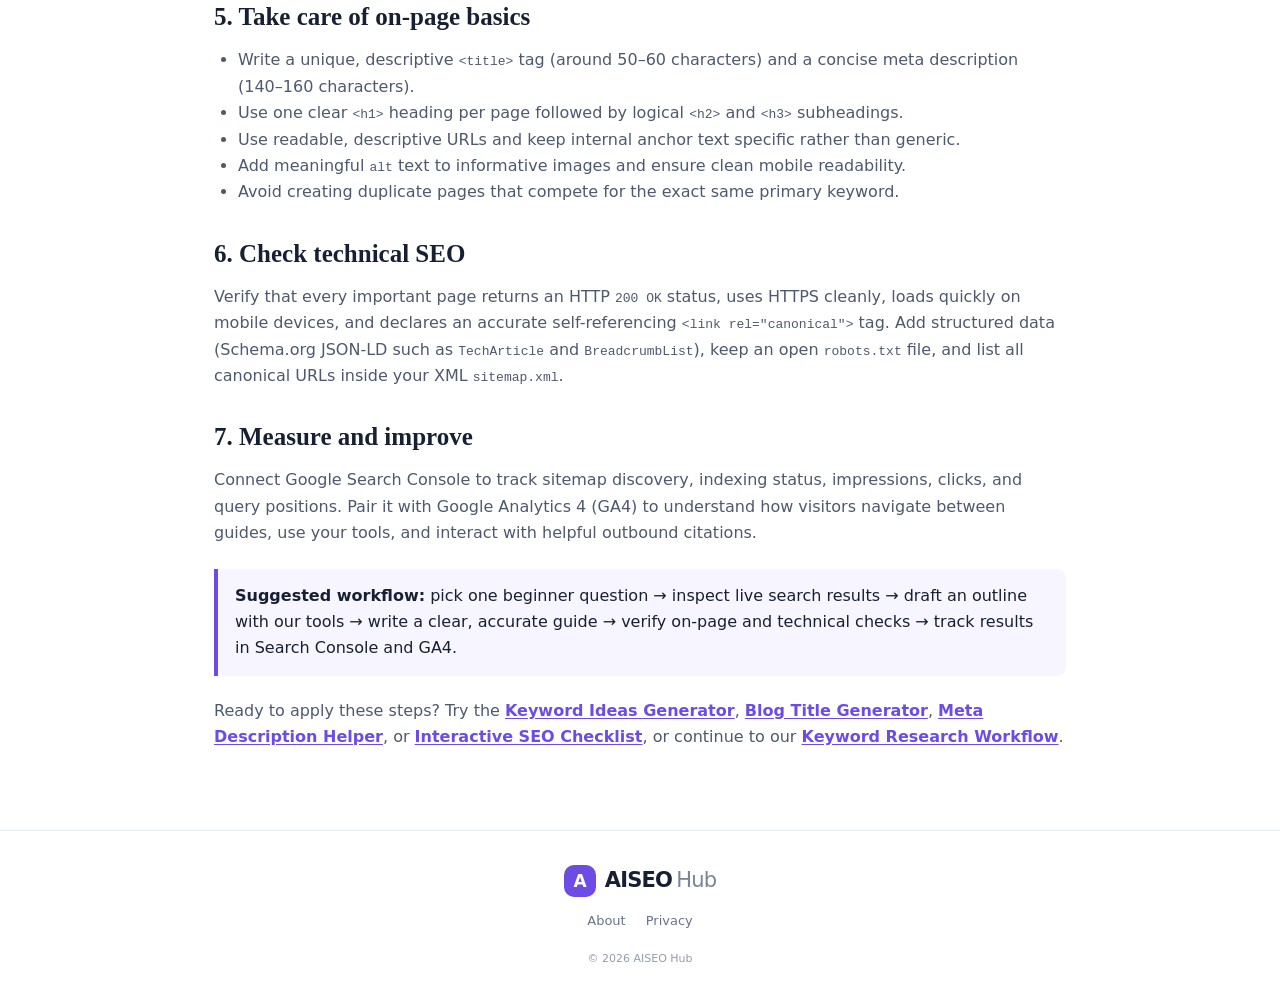
<file: guides/seo-basics.html>
<!doctype html>
<html lang="en">
<head>
  <meta charset="utf-8">
  <meta name="viewport" content="width=device-width, initial-scale=1">
  <meta name="robots" content="index, follow, max-image-preview:large">
  <meta name="theme-color" content="#6c4ce5">
  <link rel="icon" type="image/svg+xml" href="/favicon.svg">
  <title>What Is AI SEO? SEO Basics for Beginners | AISEO Hub</title>
  <meta name="description" content="Learn what AI SEO is and master SEO basics for beginners: crawling, indexing, search intent, helpful content, on-page checks, and measurement.">
  <meta name="keywords" content="what is ai seo, seo basics for beginners, how to use ai for seo content, on-page seo">
  <link rel="canonical" href="https://aiseo-hub.onrender.com/guides/seo-basics.html">
  <meta property="og:type" content="article">
  <meta property="og:site_name" content="AISEO Hub">
  <meta property="og:title" content="What Is AI SEO? SEO Basics for Beginners | AISEO Hub">
  <meta property="og:description" content="Understand crawling, indexing, search intent, AI SEO workflows, helpful content, and technical foundations.">
  <meta property="og:url" content="https://aiseo-hub.onrender.com/guides/seo-basics.html">
  <meta property="og:image" content="https://aiseo-hub.onrender.com/assets/og-image.png">
  <meta property="og:locale" content="en_US">
  <meta name="twitter:card" content="summary_large_image">
  <meta name="twitter:title" content="What Is AI SEO? SEO Basics for Beginners | AISEO Hub">
  <meta name="twitter:description" content="Understand crawling, indexing, search intent, AI SEO workflows, helpful content, and technical foundations.">
  <meta name="twitter:image" content="https://aiseo-hub.onrender.com/assets/og-image.png">
  <link rel="stylesheet" href="../assets/style.css">
  <script src="../assets/app.js" defer></script>
  <script type="application/ld+json">
  {
    "@context": "https://schema.org",
    "@type": "TechArticle",
    "headline": "What Is AI SEO? SEO Basics for Beginners",
    "description": "Learn what AI SEO is and master SEO basics for beginners: crawling, indexing, search intent, helpful content, and technical setup.",
    "url": "https://aiseo-hub.onrender.com/guides/seo-basics.html",
    "mainEntityOfPage": "https://aiseo-hub.onrender.com/guides/seo-basics.html",
    "image": "https://aiseo-hub.onrender.com/assets/og-image.png",
    "inLanguage": "en",
    "datePublished": "2026-10-10",
    "dateModified": "2026-11-27",
    "author": {
      "@type": "Organization",
      "name": "AISEO Hub"
    },
    "publisher": {
      "@type": "Organization",
      "@id": "https://aiseo-hub.onrender.com/#organization",
      "name": "AISEO Hub",
      "url": "https://aiseo-hub.onrender.com/",
      "logo": {
        "@type": "ImageObject",
        "url": "https://aiseo-hub.onrender.com/favicon.svg"
      }
    }
  }
  </script>
  <script type="application/ld+json">
  {
    "@context": "https://schema.org",
    "@type": "BreadcrumbList",
    "itemListElement": [
      {"@type": "ListItem", "position": 1, "name": "Home", "item": "https://aiseo-hub.onrender.com/"},
      {"@type": "ListItem", "position": 2, "name": "SEO Basics for Beginners", "item": "https://aiseo-hub.onrender.com/guides/seo-basics.html"}
    ]
  }
  </script>
  <script async src="https://www.googletagmanager.com/gtag/js?id=G-LRX1NDMSGD"></script>
  <script>
    window.dataLayer = window.dataLayer || [];
    window.gtag = function gtag(){window.dataLayer.push(arguments);};
    window.gtag("js", new Date());
    window.gtag("config", "G-LRX1NDMSGD");
  </script>
</head>
<body>
<header class="site-header">
  <a class="brand" href="../index.html"><span class="brand-mark">A</span> AISEO <span class="brand-light">Hub</span></a>
  <button class="menu-toggle" id="menuToggle" aria-label="Toggle navigation" aria-expanded="false">☰</button>
  <nav id="mainNav" aria-label="Main navigation">
    <a href="../index.html">Home</a>
    <a href="../index.html#tools">Free Tools</a>
    <a href="seo-basics.html" aria-current="page">SEO Guides</a>
    <a href="../about.html">About</a>
  </nav>
</header>
<main class="page-wrap article">
  <div class="crumb"><a href="../index.html">Home</a> / Guides / SEO Basics</div>
  <p class="eyebrow">SEO LEARNING GUIDE · UPDATED NOVEMBER 2026</p>
  <h1>What Is AI SEO? SEO Basics for Beginners</h1>
  <p class="page-lead">Search engine optimization (SEO) helps search engines understand your pages and helps people discover genuinely useful answers. Combining traditional SEO fundamentals with AI-assisted workflows lets beginners plan better topics, spot content gaps, and structure clearer pages without sacrificing accuracy.</p>

  <h2>1. What is AI SEO?</h2>
  <p>Traditional SEO focuses on improving page content, site architecture, accessibility, and technical setup so search engines can crawl, index, and rank helpful pages. AI SEO builds on those same foundations by using structured language models, clustering tools, and research platforms such as <a href="https://seonalabs.com" target="_blank" rel="noopener" data-outbound-citation="Seona Labs SEO intelligence">Seona Labs SEO intelligence</a> to speed up topic research, outline drafting, and search-result analysis. However, AI tools are only assistants—human editing, factual verification, and clear structure still determine whether a page truly helps visitors.</p>

  <h2>2. Crawling, indexing, and ranking</h2>
  <p>Before a page can appear in search results, search engines move through three distinct stages:</p>
  <ul>
    <li><strong>Crawling:</strong> automated bots discover URLs through internal links and XML sitemaps, then fetch page HTML and assets.</li>
    <li><strong>Indexing:</strong> the search engine parses titles, headings, structured data, and text, storing eligible pages in its index.</li>
    <li><strong>Ranking:</strong> algorithms order indexed pages for each query based on relevance, helpfulness, page experience, and authority.</li>
  </ul>
  <p>Publishing a page does not guarantee instant indexing or top rankings. Reviewing official documentation such as the <a href="https://developers.google.com/search/docs/fundamentals/seo-starter-guide" target="_blank" rel="noopener" data-outbound-citation="Google SEO Starter Guide">Google SEO Starter Guide</a> helps beginners focus on people-first content and clean technical setup rather than chasing short-term tricks.</p>

  <h2>3. Understand search intent</h2>
  <p>Before drafting any article or tool page, identify what the searcher actually expects to see when they type a query:</p>
  <ul>
    <li><strong>Informational intent:</strong> the user wants an explanation, definition, or step-by-step tutorial (for example, "what is ai seo").</li>
    <li><strong>Commercial investigation:</strong> the user is comparing free or paid tools before choosing one (for example, "website seo checker free").</li>
    <li><strong>Transactional intent:</strong> the user wants to use a tool or complete a task immediately (for example, "ai keyword generator free").</li>
    <li><strong>Navigational intent:</strong> the user is looking for a specific brand or website homepage.</li>
  </ul>
  <p>Matching page format to intent is one of the highest-leverage decisions in SEO: write clear explainers for informational queries and provide working, zero-friction interfaces for tool queries.</p>

  <h2>4. Create helpful, people-first content</h2>
  <p>Answer the reader's core question near the top of the page. Organize sections with descriptive headings, concrete examples, accurate explanations, and natural internal links to related guides or tools. Avoid padding articles with repetitive filler just to hit an arbitrary word count—every paragraph should teach something practical or help the reader take the next step.</p>

  <h2>5. Take care of on-page basics</h2>
  <ul>
    <li>Write a unique, descriptive <code>&lt;title&gt;</code> tag (around 50–60 characters) and a concise meta description (140–160 characters).</li>
    <li>Use one clear <code>&lt;h1&gt;</code> heading per page followed by logical <code>&lt;h2&gt;</code> and <code>&lt;h3&gt;</code> subheadings.</li>
    <li>Use readable, descriptive URLs and keep internal anchor text specific rather than generic.</li>
    <li>Add meaningful <code>alt</code> text to informative images and ensure clean mobile readability.</li>
    <li>Avoid creating duplicate pages that compete for the exact same primary keyword.</li>
  </ul>

  <h2>6. Check technical SEO</h2>
  <p>Verify that every important page returns an HTTP <code>200 OK</code> status, uses HTTPS cleanly, loads quickly on mobile devices, and declares an accurate self-referencing <code>&lt;link rel="canonical"&gt;</code> tag. Add structured data (Schema.org JSON-LD such as <code>TechArticle</code> and <code>BreadcrumbList</code>), keep an open <code>robots.txt</code> file, and list all canonical URLs inside your XML <code>sitemap.xml</code>.</p>

  <h2>7. Measure and improve</h2>
  <p>Connect Google Search Console to track sitemap discovery, indexing status, impressions, clicks, and query positions. Pair it with Google Analytics 4 (GA4) to understand how visitors navigate between guides, use your tools, and interact with helpful outbound citations.</p>

  <div class="callout"><strong>Suggested workflow:</strong> pick one beginner question → inspect live search results → draft an outline with our tools → write a clear, accurate guide → verify on-page and technical checks → track results in Search Console and GA4.</div>

  <p>Ready to apply these steps? Try the <a href="../tools/keyword-ideas.html">Keyword Ideas Generator</a>, <a href="../tools/title-generator.html">Blog Title Generator</a>, <a href="../tools/meta-description.html">Meta Description Helper</a>, or <a href="../tools/seo-checklist.html">Interactive SEO Checklist</a>, or continue to our <a href="keyword-research.html">Keyword Research Workflow</a>.</p>
</main>
<footer class="site-footer">
  <a class="brand" href="../index.html"><span class="brand-mark">A</span> AISEO <span class="brand-light">Hub</span></a>
  <div><a href="../about.html">About</a><a href="../privacy.html">Privacy</a></div>
  <small>© <span id="year"></span> AISEO Hub</small>
</footer>
</body>
</html>
</file>
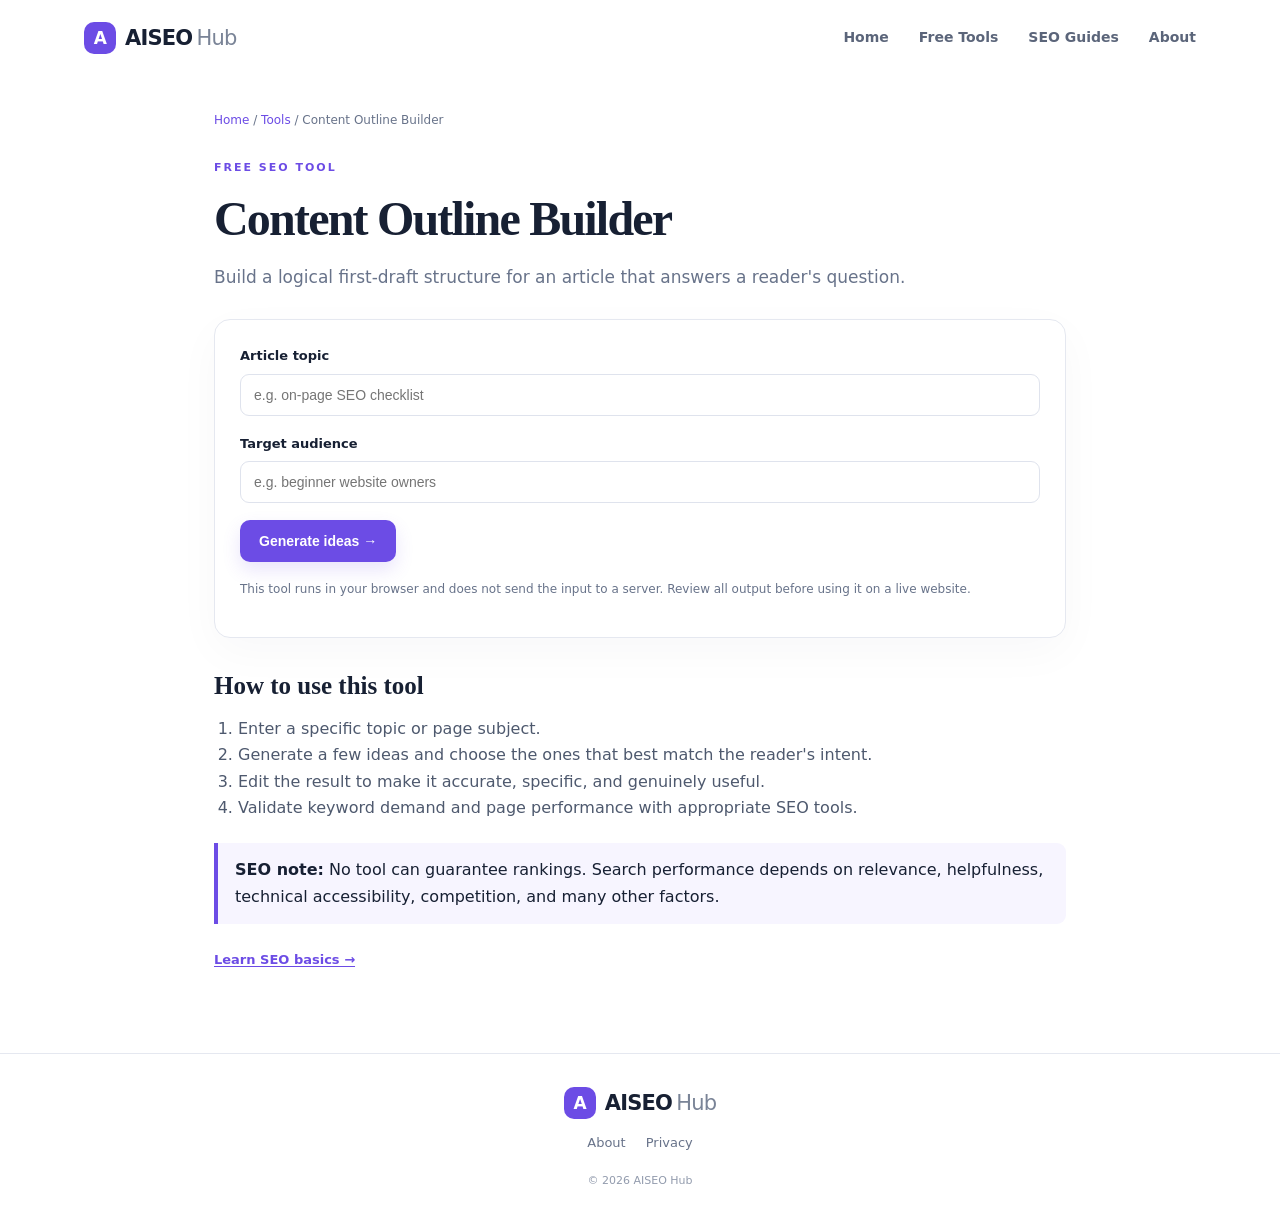
<file: tools/content-outline.html>
<!doctype html>
<html lang="en">
<head>
  <meta charset="utf-8">
  <meta name="viewport" content="width=device-width, initial-scale=1">
  <meta name="robots" content="index, follow, max-image-preview:large">
  <meta name="theme-color" content="#6c4ce5">
  <link rel="icon" type="image/svg+xml" href="/favicon.svg">
  <title>AI Content Outline Generator | AISEO Hub</title>
  <meta name="description" content="Build a structured SEO article outline with H1, H2, and FAQ sections tailored to your topic and target audience in seconds.">
  <link rel="canonical" href="https://aiseo-hub.onrender.com/tools/content-outline.html">
  <meta property="og:type" content="website">
  <meta property="og:site_name" content="AISEO Hub">
  <meta property="og:title" content="AI Content Outline Generator | AISEO Hub">
  <meta property="og:description" content="Create a structured starting outline for an SEO-friendly article based on your topic and audience.">
  <meta property="og:url" content="https://aiseo-hub.onrender.com/tools/content-outline.html">
  <meta property="og:image" content="https://aiseo-hub.onrender.com/assets/og-image.png">
  <meta name="twitter:card" content="summary_large_image">
  <meta name="twitter:title" content="AI Content Outline Generator | AISEO Hub">
  <meta name="twitter:description" content="Create a structured starting outline for an SEO-friendly article based on your topic and audience.">
  <meta name="twitter:image" content="https://aiseo-hub.onrender.com/assets/og-image.png">
  <link rel="stylesheet" href="../assets/style.css">
  <script src="../assets/app.js" defer></script>
  <script type="application/ld+json">
  {
    "@context": "https://schema.org",
    "@type": "WebApplication",
    "name": "Content Outline Builder",
    "url": "https://aiseo-hub.onrender.com/tools/content-outline.html",
    "applicationCategory": "UtilitiesApplication",
    "operatingSystem": "Web",
    "offers": {"@type": "Offer", "price": "0", "priceCurrency": "USD"}
  }
  </script>
  <script type="application/ld+json">
  {
    "@context": "https://schema.org",
    "@type": "BreadcrumbList",
    "itemListElement": [
      {"@type": "ListItem", "position": 1, "name": "Home", "item": "https://aiseo-hub.onrender.com/"},
      {"@type": "ListItem", "position": 2, "name": "Content Outline Builder", "item": "https://aiseo-hub.onrender.com/tools/content-outline.html"}
    ]
  }
  </script>
  <script async src="https://www.googletagmanager.com/gtag/js?id=G-LRX1NDMSGD"></script>
  <script>
    window.dataLayer = window.dataLayer || [];
    window.gtag = function gtag(){window.dataLayer.push(arguments);};
    window.gtag("js", new Date());
    window.gtag("config", "G-LRX1NDMSGD");
  </script>
</head>
<body><header class="site-header"><a class="brand" href="../index.html"><span class="brand-mark">A</span> AISEO <span class="brand-light">Hub</span></a><button class="menu-toggle" id="menuToggle" aria-label="Toggle navigation" aria-expanded="false">☰</button><nav id="mainNav"><a href="../index.html">Home</a><a href="../index.html#tools">Free Tools</a><a href="../guides/seo-basics.html">SEO Guides</a><a href="../about.html">About</a></nav></header>
<main class="page-wrap"><div class="crumb"><a href="../index.html">Home</a> / <a href="../index.html#tools">Tools</a> / Content Outline Builder</div><p class="eyebrow">FREE SEO TOOL</p><h1>Content Outline Builder</h1><p class="page-lead">Build a logical first-draft structure for an article that answers a reader's question.</p>
<section class="tool-panel"><form class="tool-form" data-tool="outline"><label class="field">Article topic<input name="topic" type="text" placeholder="e.g. on-page SEO checklist" required></label>
<label class="field">Target audience<input name="audience" type="text" placeholder="e.g. beginner website owners" ></label>
<button class="button button-primary" type="submit">Generate ideas →</button></form><div class="results" aria-live="polite"></div><p class="notice">This tool runs in your browser and does not send the input to a server. Review all output before using it on a live website.</p></section>
<section class="article"><h2>How to use this tool</h2><ol><li>Enter a specific topic or page subject.</li><li>Generate a few ideas and choose the ones that best match the reader's intent.</li><li>Edit the result to make it accurate, specific, and genuinely useful.</li><li>Validate keyword demand and page performance with appropriate SEO tools.</li></ol><div class="callout"><strong>SEO note:</strong> No tool can guarantee rankings. Search performance depends on relevance, helpfulness, technical accessibility, competition, and many other factors.</div><p><a class="card-link" href="../guides/seo-basics.html">Learn SEO basics →</a></p></section></main>
<footer class="site-footer"><a class="brand" href="../index.html"><span class="brand-mark">A</span> AISEO <span class="brand-light">Hub</span></a><div><a href="../about.html">About</a><a href="../privacy.html">Privacy</a></div><small>© <span id="year"></span> AISEO Hub</small></footer></body></html>
</file>
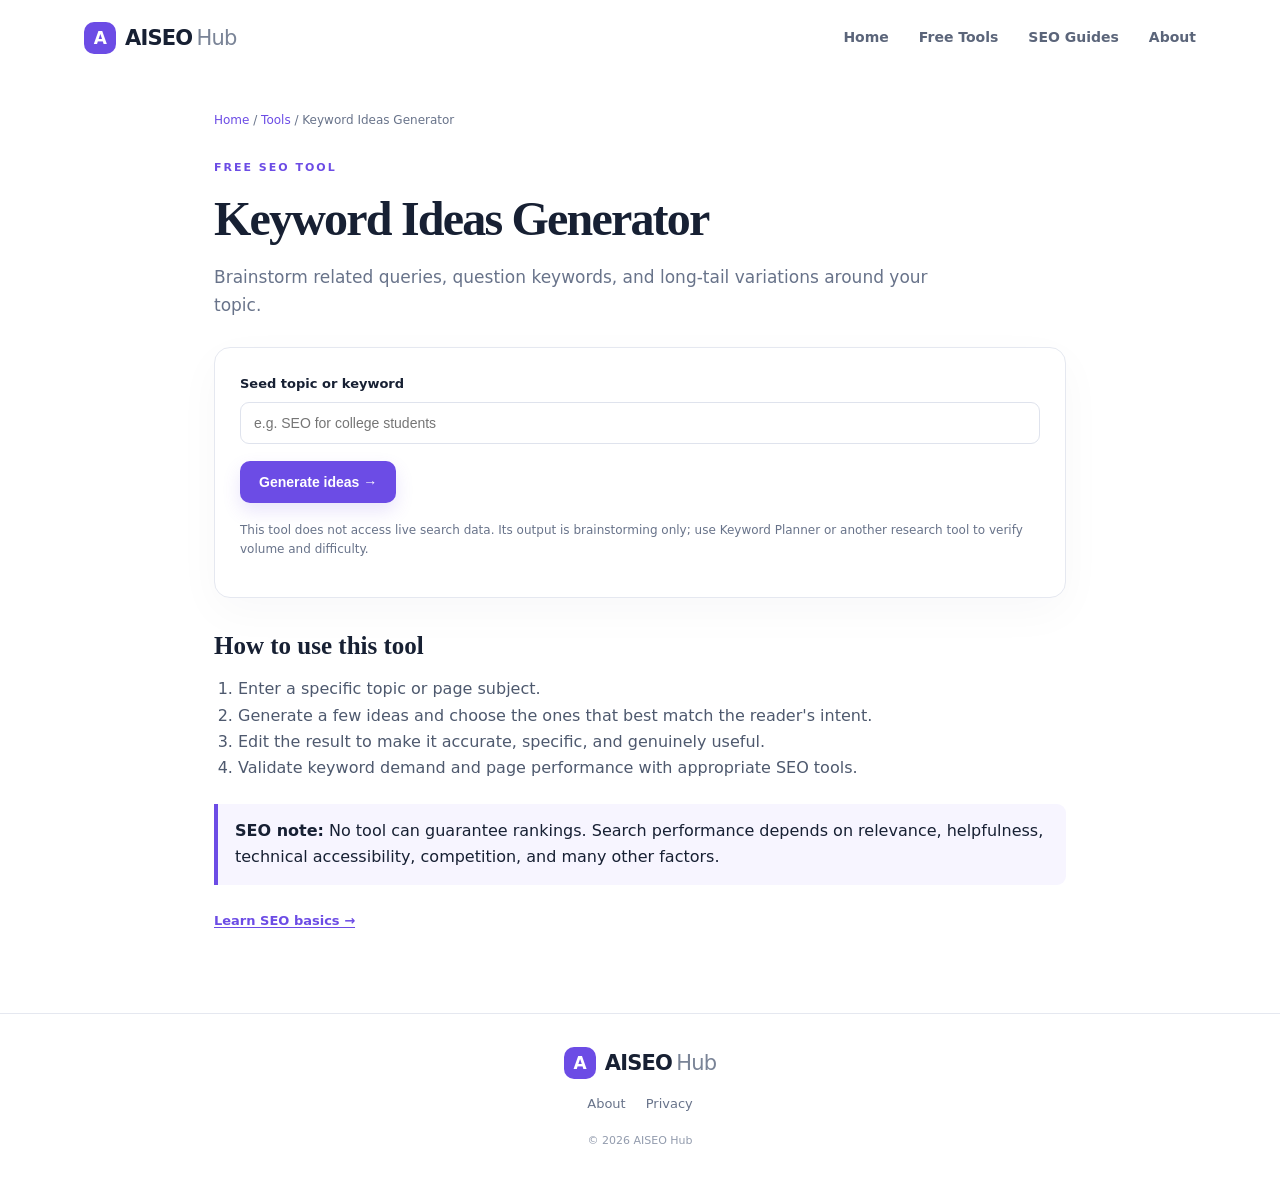
<file: tools/keyword-ideas.html>
<!doctype html>
<html lang="en">
<head>
  <meta charset="utf-8">
  <meta name="viewport" content="width=device-width, initial-scale=1">
  <meta name="robots" content="index, follow, max-image-preview:large">
  <meta name="theme-color" content="#6c4ce5">
  <link rel="icon" type="image/svg+xml" href="/favicon.svg">
  <title>AI Keyword Generator Free — Keyword Ideas Tool | AISEO Hub</title>
  <meta name="description" content="Brainstorm related queries, question keywords, and long-tail SEO variations around your seed topic using our free keyword ideas generator.">
  <link rel="canonical" href="https://aiseo-hub.onrender.com/tools/keyword-ideas.html">
  <meta property="og:type" content="website">
  <meta property="og:site_name" content="AISEO Hub">
  <meta property="og:title" content="AI Keyword Generator Free — Keyword Ideas Tool | AISEO Hub">
  <meta property="og:description" content="Brainstorm related keyword and long-tail query ideas with this free browser-based SEO tool.">
  <meta property="og:url" content="https://aiseo-hub.onrender.com/tools/keyword-ideas.html">
  <meta property="og:image" content="https://aiseo-hub.onrender.com/assets/og-image.png">
  <meta name="twitter:card" content="summary_large_image">
  <meta name="twitter:title" content="AI Keyword Generator Free — Keyword Ideas Tool | AISEO Hub">
  <meta name="twitter:description" content="Brainstorm related keyword and long-tail query ideas with this free browser-based SEO tool.">
  <meta name="twitter:image" content="https://aiseo-hub.onrender.com/assets/og-image.png">
  <link rel="stylesheet" href="../assets/style.css">
  <script src="../assets/app.js" defer></script>
  <script type="application/ld+json">
  {
    "@context": "https://schema.org",
    "@type": "WebApplication",
    "name": "Keyword Ideas Generator",
    "url": "https://aiseo-hub.onrender.com/tools/keyword-ideas.html",
    "applicationCategory": "UtilitiesApplication",
    "operatingSystem": "Web",
    "offers": {"@type": "Offer", "price": "0", "priceCurrency": "USD"}
  }
  </script>
  <script type="application/ld+json">
  {
    "@context": "https://schema.org",
    "@type": "BreadcrumbList",
    "itemListElement": [
      {"@type": "ListItem", "position": 1, "name": "Home", "item": "https://aiseo-hub.onrender.com/"},
      {"@type": "ListItem", "position": 2, "name": "Keyword Ideas Generator", "item": "https://aiseo-hub.onrender.com/tools/keyword-ideas.html"}
    ]
  }
  </script>
  <script async src="https://www.googletagmanager.com/gtag/js?id=G-LRX1NDMSGD"></script>
  <script>
    window.dataLayer = window.dataLayer || [];
    window.gtag = function gtag(){window.dataLayer.push(arguments);};
    window.gtag("js", new Date());
    window.gtag("config", "G-LRX1NDMSGD");
  </script>
</head>
<body><header class="site-header"><a class="brand" href="../index.html"><span class="brand-mark">A</span> AISEO <span class="brand-light">Hub</span></a><button class="menu-toggle" id="menuToggle" aria-label="Toggle navigation" aria-expanded="false">☰</button><nav id="mainNav"><a href="../index.html">Home</a><a href="../index.html#tools">Free Tools</a><a href="../guides/seo-basics.html">SEO Guides</a><a href="../about.html">About</a></nav></header>
<main class="page-wrap"><div class="crumb"><a href="../index.html">Home</a> / <a href="../index.html#tools">Tools</a> / Keyword Ideas Generator</div><p class="eyebrow">FREE SEO TOOL</p><h1>Keyword Ideas Generator</h1><p class="page-lead">Brainstorm related queries, question keywords, and long-tail variations around your topic.</p>
<section class="tool-panel"><form class="tool-form" data-tool="keywords"><label class="field">Seed topic or keyword<input name="topic" type="text" placeholder="e.g. SEO for college students" required></label>
<button class="button button-primary" type="submit">Generate ideas →</button></form><div class="results" aria-live="polite"></div><p class="notice">This tool does not access live search data. Its output is brainstorming only; use Keyword Planner or another research tool to verify volume and difficulty.</p></section>
<section class="article"><h2>How to use this tool</h2><ol><li>Enter a specific topic or page subject.</li><li>Generate a few ideas and choose the ones that best match the reader's intent.</li><li>Edit the result to make it accurate, specific, and genuinely useful.</li><li>Validate keyword demand and page performance with appropriate SEO tools.</li></ol><div class="callout"><strong>SEO note:</strong> No tool can guarantee rankings. Search performance depends on relevance, helpfulness, technical accessibility, competition, and many other factors.</div><p><a class="card-link" href="../guides/seo-basics.html">Learn SEO basics →</a></p></section></main>
<footer class="site-footer"><a class="brand" href="../index.html"><span class="brand-mark">A</span> AISEO <span class="brand-light">Hub</span></a><div><a href="../about.html">About</a><a href="../privacy.html">Privacy</a></div><small>© <span id="year"></span> AISEO Hub</small></footer></body></html>
</file>
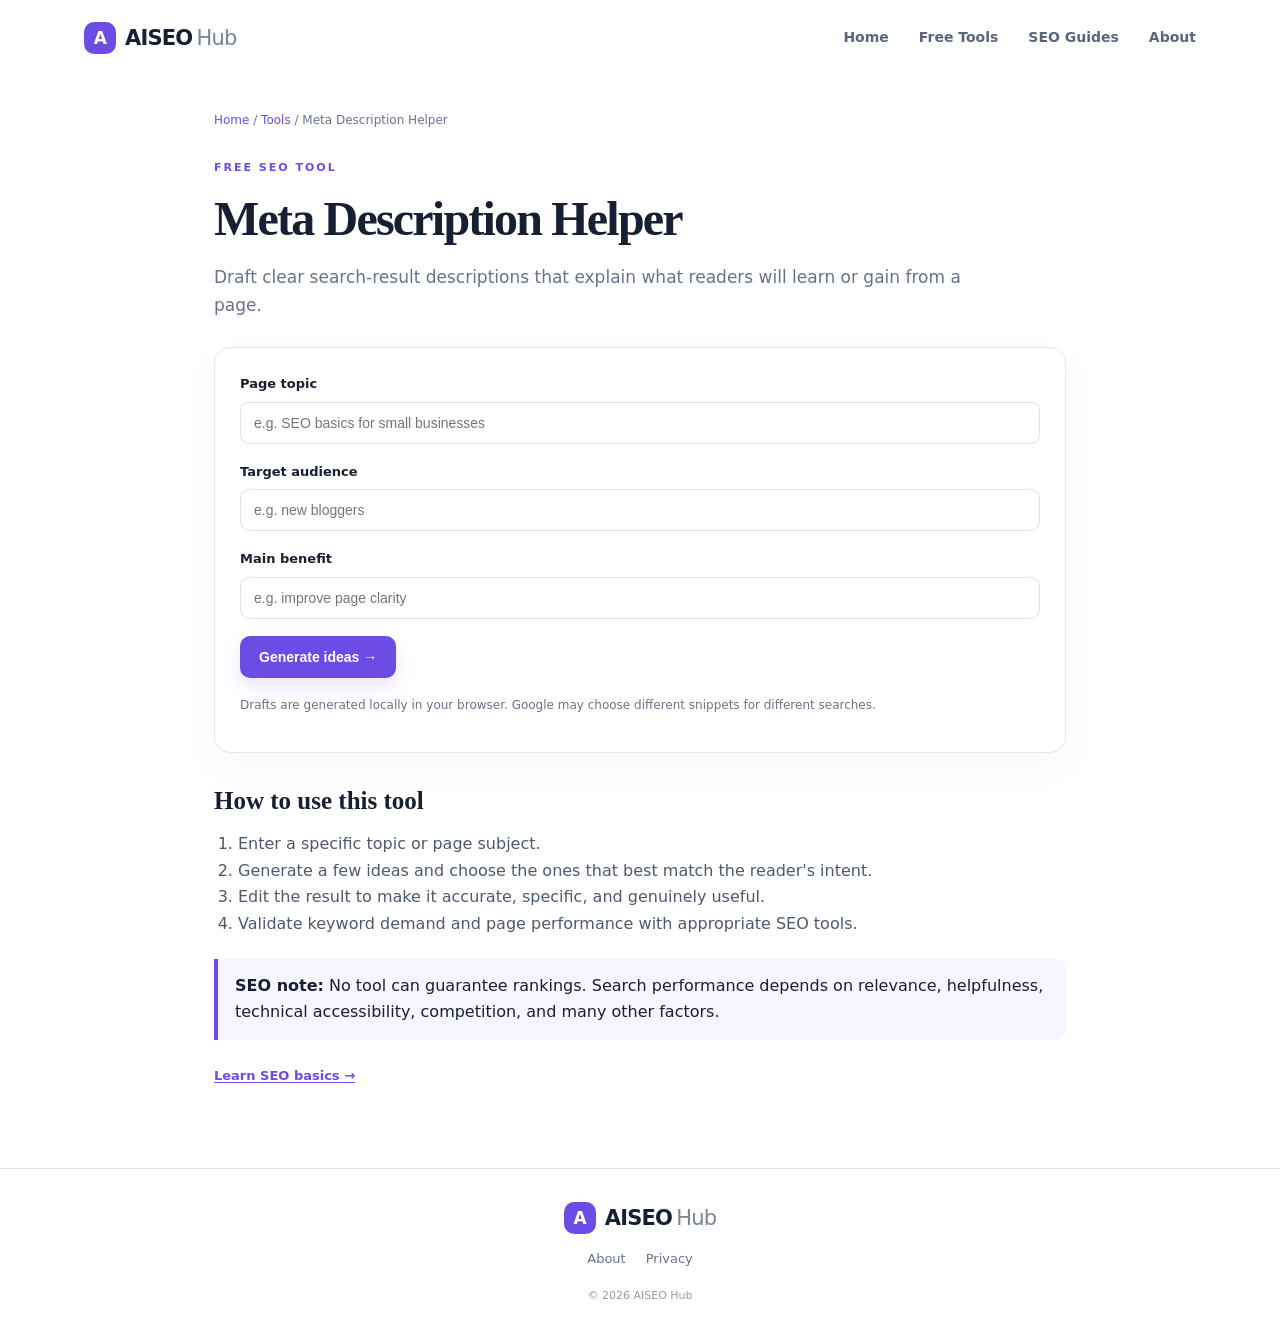
<file: tools/meta-description.html>
<!doctype html>
<html lang="en">
<head>
  <meta charset="utf-8">
  <meta name="viewport" content="width=device-width, initial-scale=1">
  <meta name="robots" content="index, follow, max-image-preview:large">
  <meta name="theme-color" content="#6c4ce5">
  <link rel="icon" type="image/svg+xml" href="/favicon.svg">
  <title>Free AI Meta Description Generator | AISEO Hub</title>
  <meta name="description" content="Draft clear, click-worthy SEO meta description ideas tailored to your page topic, audience, and benefit using this free browser helper.">
  <link rel="canonical" href="https://aiseo-hub.onrender.com/tools/meta-description.html">
  <meta property="og:type" content="website">
  <meta property="og:site_name" content="AISEO Hub">
  <meta property="og:title" content="Free AI Meta Description Generator | AISEO Hub">
  <meta property="og:description" content="Draft clear SEO meta description ideas for any webpage using this free browser-based helper.">
  <meta property="og:url" content="https://aiseo-hub.onrender.com/tools/meta-description.html">
  <meta property="og:image" content="https://aiseo-hub.onrender.com/assets/og-image.png">
  <meta name="twitter:card" content="summary_large_image">
  <meta name="twitter:title" content="Free AI Meta Description Generator | AISEO Hub">
  <meta name="twitter:description" content="Draft clear SEO meta description ideas for any webpage using this free browser-based helper.">
  <meta name="twitter:image" content="https://aiseo-hub.onrender.com/assets/og-image.png">
  <link rel="stylesheet" href="../assets/style.css">
  <script src="../assets/app.js" defer></script>
  <script type="application/ld+json">
  {
    "@context": "https://schema.org",
    "@type": "WebApplication",
    "name": "Meta Description Helper",
    "url": "https://aiseo-hub.onrender.com/tools/meta-description.html",
    "applicationCategory": "UtilitiesApplication",
    "operatingSystem": "Web",
    "offers": {"@type": "Offer", "price": "0", "priceCurrency": "USD"}
  }
  </script>
  <script type="application/ld+json">
  {
    "@context": "https://schema.org",
    "@type": "BreadcrumbList",
    "itemListElement": [
      {"@type": "ListItem", "position": 1, "name": "Home", "item": "https://aiseo-hub.onrender.com/"},
      {"@type": "ListItem", "position": 2, "name": "Meta Description Helper", "item": "https://aiseo-hub.onrender.com/tools/meta-description.html"}
    ]
  }
  </script>
  <script async src="https://www.googletagmanager.com/gtag/js?id=G-LRX1NDMSGD"></script>
  <script>
    window.dataLayer = window.dataLayer || [];
    window.gtag = function gtag(){window.dataLayer.push(arguments);};
    window.gtag("js", new Date());
    window.gtag("config", "G-LRX1NDMSGD");
  </script>
</head>
<body><header class="site-header"><a class="brand" href="../index.html"><span class="brand-mark">A</span> AISEO <span class="brand-light">Hub</span></a><button class="menu-toggle" id="menuToggle" aria-label="Toggle navigation" aria-expanded="false">☰</button><nav id="mainNav"><a href="../index.html">Home</a><a href="../index.html#tools">Free Tools</a><a href="../guides/seo-basics.html">SEO Guides</a><a href="../about.html">About</a></nav></header>
<main class="page-wrap"><div class="crumb"><a href="../index.html">Home</a> / <a href="../index.html#tools">Tools</a> / Meta Description Helper</div><p class="eyebrow">FREE SEO TOOL</p><h1>Meta Description Helper</h1><p class="page-lead">Draft clear search-result descriptions that explain what readers will learn or gain from a page.</p>
<section class="tool-panel"><form class="tool-form" data-tool="meta"><label class="field">Page topic<input name="topic" type="text" placeholder="e.g. SEO basics for small businesses" required></label>
<label class="field">Target audience<input name="audience" type="text" placeholder="e.g. new bloggers" ></label>
<label class="field">Main benefit<input name="benefit" type="text" placeholder="e.g. improve page clarity" ></label>
<button class="button button-primary" type="submit">Generate ideas →</button></form><div class="results" aria-live="polite"></div><p class="notice">Drafts are generated locally in your browser. Google may choose different snippets for different searches.</p></section>
<section class="article"><h2>How to use this tool</h2><ol><li>Enter a specific topic or page subject.</li><li>Generate a few ideas and choose the ones that best match the reader's intent.</li><li>Edit the result to make it accurate, specific, and genuinely useful.</li><li>Validate keyword demand and page performance with appropriate SEO tools.</li></ol><div class="callout"><strong>SEO note:</strong> No tool can guarantee rankings. Search performance depends on relevance, helpfulness, technical accessibility, competition, and many other factors.</div><p><a class="card-link" href="../guides/seo-basics.html">Learn SEO basics →</a></p></section></main>
<footer class="site-footer"><a class="brand" href="../index.html"><span class="brand-mark">A</span> AISEO <span class="brand-light">Hub</span></a><div><a href="../about.html">About</a><a href="../privacy.html">Privacy</a></div><small>© <span id="year"></span> AISEO Hub</small></footer></body></html>
</file>
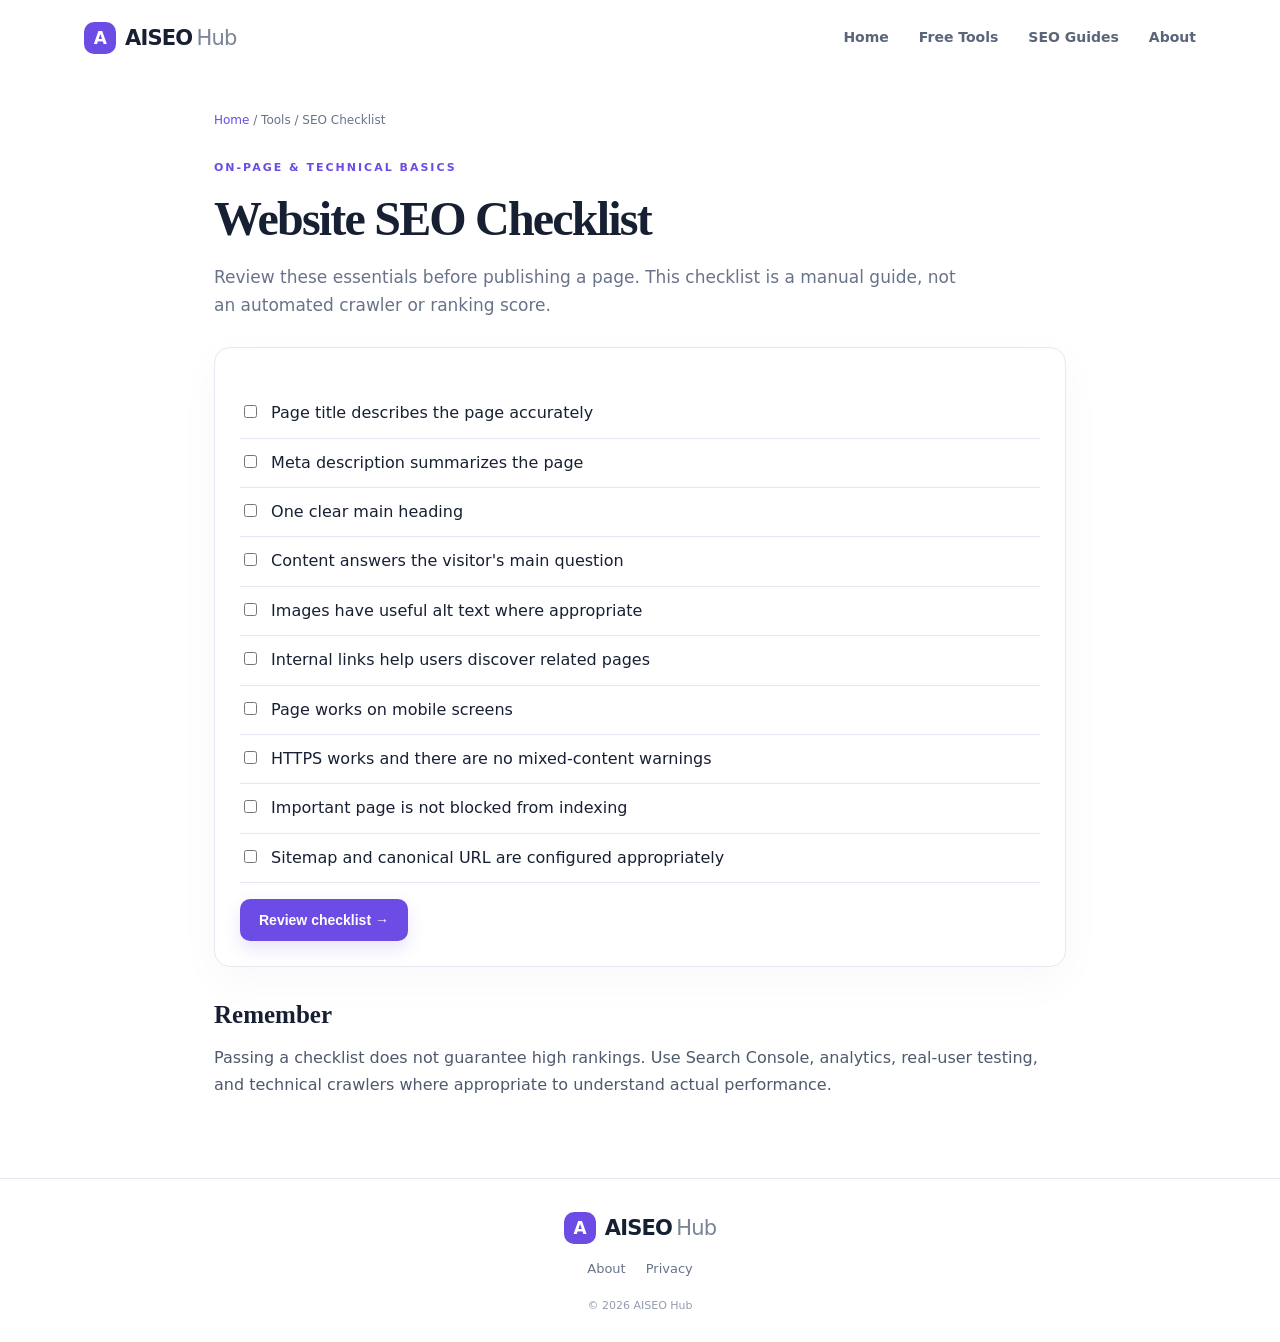
<file: tools/seo-checklist.html>
<!doctype html>
<html lang="en">
<head>
  <meta charset="utf-8">
  <meta name="viewport" content="width=device-width, initial-scale=1">
  <meta name="robots" content="index, follow, max-image-preview:large">
  <meta name="theme-color" content="#6c4ce5">
  <link rel="icon" type="image/svg+xml" href="/favicon.svg">
  <title>Free Website SEO Checklist Tool | AISEO Hub</title>
  <meta name="description" content="Review essential on-page and technical SEO checks—titles, meta descriptions, headings, alt text, HTTPS, canonicals, and sitemaps—before publishing.">
  <link rel="canonical" href="https://aiseo-hub.onrender.com/tools/seo-checklist.html">
  <meta property="og:type" content="website">
  <meta property="og:site_name" content="AISEO Hub">
  <meta property="og:title" content="Free Website SEO Checklist Tool | AISEO Hub">
  <meta property="og:description" content="Interactive checklist to review basic on-page and technical SEO tasks before publishing.">
  <meta property="og:url" content="https://aiseo-hub.onrender.com/tools/seo-checklist.html">
  <meta property="og:image" content="https://aiseo-hub.onrender.com/assets/og-image.png">
  <meta name="twitter:card" content="summary_large_image">
  <meta name="twitter:title" content="Free Website SEO Checklist Tool | AISEO Hub">
  <meta name="twitter:description" content="Interactive checklist to review basic on-page and technical SEO tasks before publishing.">
  <meta name="twitter:image" content="https://aiseo-hub.onrender.com/assets/og-image.png">
  <link rel="stylesheet" href="../assets/style.css">
  <script src="../assets/app.js" defer></script>
  <script type="application/ld+json">
  {
    "@context": "https://schema.org",
    "@type": "WebApplication",
    "name": "Website SEO Checklist",
    "url": "https://aiseo-hub.onrender.com/tools/seo-checklist.html",
    "applicationCategory": "UtilitiesApplication",
    "operatingSystem": "Web",
    "offers": {"@type": "Offer", "price": "0", "priceCurrency": "USD"}
  }
  </script>
  <script type="application/ld+json">
  {
    "@context": "https://schema.org",
    "@type": "BreadcrumbList",
    "itemListElement": [
      {"@type": "ListItem", "position": 1, "name": "Home", "item": "https://aiseo-hub.onrender.com/"},
      {"@type": "ListItem", "position": 2, "name": "SEO Checklist", "item": "https://aiseo-hub.onrender.com/tools/seo-checklist.html"}
    ]
  }
  </script>
  <script async src="https://www.googletagmanager.com/gtag/js?id=G-LRX1NDMSGD"></script>
  <script>
    window.dataLayer = window.dataLayer || [];
    window.gtag = function gtag(){window.dataLayer.push(arguments);};
    window.gtag("js", new Date());
    window.gtag("config", "G-LRX1NDMSGD");
  </script>
</head>
<body>
<header class="site-header"><a class="brand" href="../index.html"><span class="brand-mark">A</span> AISEO <span class="brand-light">Hub</span></a><button class="menu-toggle" id="menuToggle" aria-label="Toggle navigation" aria-expanded="false">☰</button><nav id="mainNav"><a href="../index.html">Home</a><a href="../index.html#tools">Free Tools</a><a href="../guides/seo-basics.html">SEO Guides</a><a href="../about.html">About</a></nav></header>
<main class="page-wrap"><div class="crumb"><a href="../index.html">Home</a> / Tools / SEO Checklist</div><p class="eyebrow">ON-PAGE & TECHNICAL BASICS</p><h1>Website SEO Checklist</h1><p class="page-lead">Review these essentials before publishing a page. This checklist is a manual guide, not an automated crawler or ranking score.</p>
<section class="tool-panel"><form class="tool-form" data-tool="audit"><ul class="checklist">
<li><label><input type="checkbox" value="Page title describes the page accurately"> Page title describes the page accurately</label></li>
<li><label><input type="checkbox" value="Meta description summarizes the page"> Meta description summarizes the page</label></li>
<li><label><input type="checkbox" value="One clear main heading"> One clear main heading</label></li>
<li><label><input type="checkbox" value="Content answers the visitor's main question"> Content answers the visitor's main question</label></li>
<li><label><input type="checkbox" value="Images have useful alt text where appropriate"> Images have useful alt text where appropriate</label></li>
<li><label><input type="checkbox" value="Internal links help users discover related pages"> Internal links help users discover related pages</label></li>
<li><label><input type="checkbox" value="Page works on mobile screens"> Page works on mobile screens</label></li>
<li><label><input type="checkbox" value="HTTPS works and there are no mixed-content warnings"> HTTPS works and there are no mixed-content warnings</label></li>
<li><label><input type="checkbox" value="Important page is not blocked from indexing"> Important page is not blocked from indexing</label></li>
<li><label><input type="checkbox" value="Sitemap and canonical URL are configured appropriately"> Sitemap and canonical URL are configured appropriately</label></li>
</ul><button class="button button-primary" type="submit">Review checklist →</button></form><div class="results" aria-live="polite"></div></section>
<section class="article"><h2>Remember</h2><p>Passing a checklist does not guarantee high rankings. Use Search Console, analytics, real-user testing, and technical crawlers where appropriate to understand actual performance.</p></section></main><footer class="site-footer"><a class="brand" href="../index.html"><span class="brand-mark">A</span> AISEO <span class="brand-light">Hub</span></a><div><a href="../about.html">About</a><a href="../privacy.html">Privacy</a></div><small>© <span id="year"></span> AISEO Hub</small></footer></body></html>
</file>
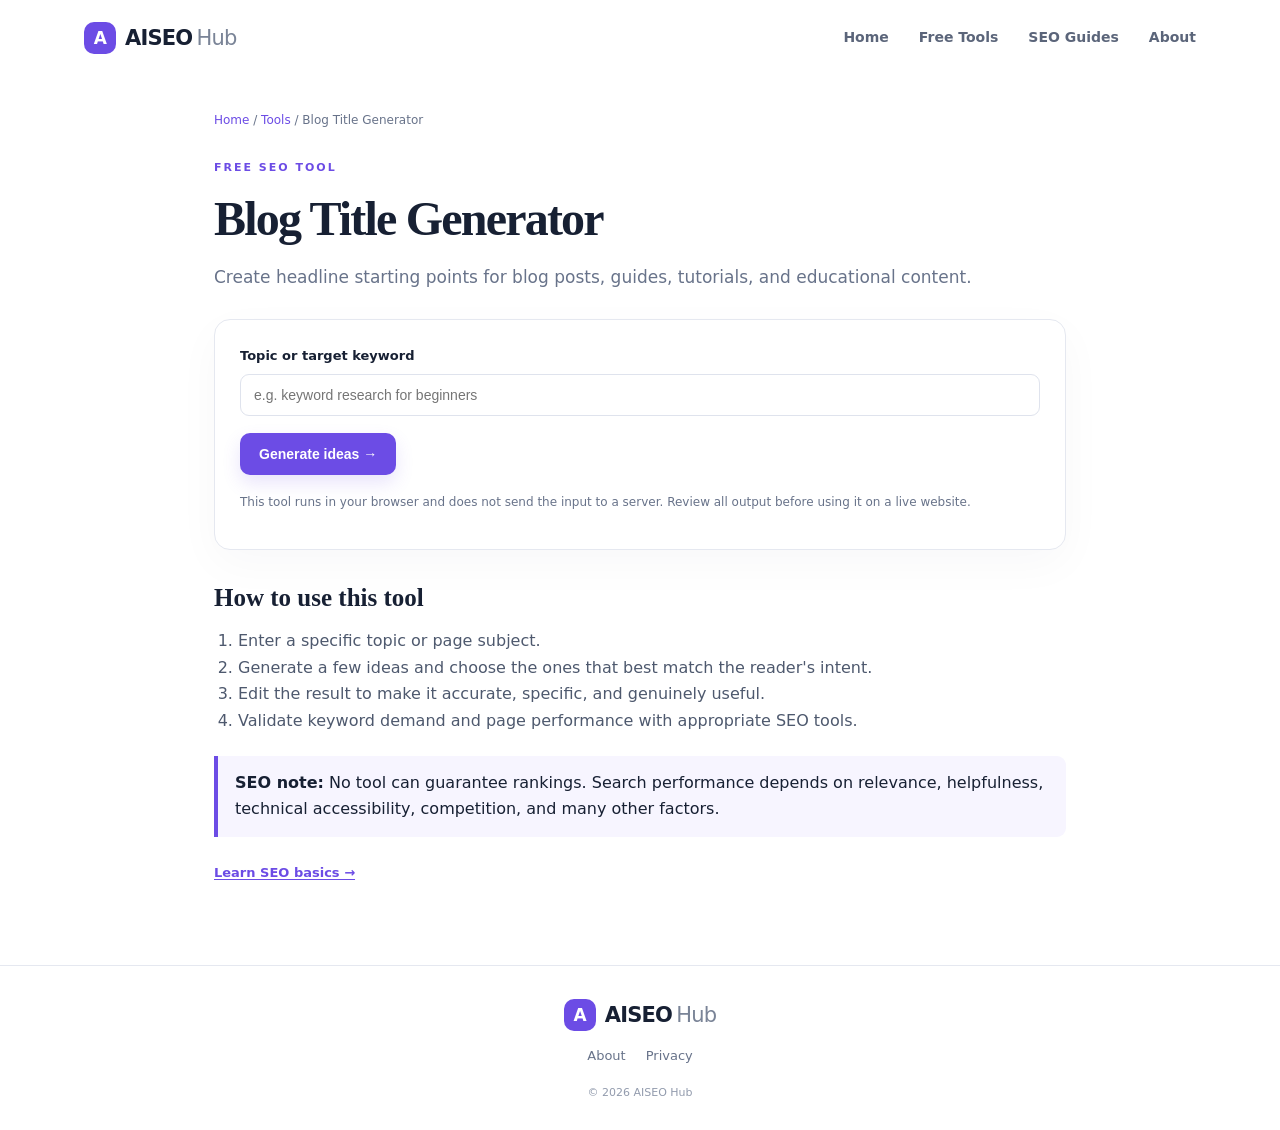
<file: tools/title-generator.html>
<!doctype html>
<html lang="en">
<head>
  <meta charset="utf-8">
  <meta name="viewport" content="width=device-width, initial-scale=1">
  <meta name="robots" content="index, follow, max-image-preview:large">
  <meta name="theme-color" content="#6c4ce5">
  <link rel="icon" type="image/svg+xml" href="/favicon.svg">
  <title>Free AI Title Generator for Blog Posts | AISEO Hub</title>
  <meta name="description" content="Generate engaging blog headline ideas for your target keyword and audience with this free browser-based AI title generator tool.">
  <link rel="canonical" href="https://aiseo-hub.onrender.com/tools/title-generator.html">
  <meta property="og:type" content="website">
  <meta property="og:site_name" content="AISEO Hub">
  <meta property="og:title" content="Free AI Title Generator for Blog Posts | AISEO Hub">
  <meta property="og:description" content="Generate blog headline ideas for your topic with this free browser-based title brainstorming tool.">
  <meta property="og:url" content="https://aiseo-hub.onrender.com/tools/title-generator.html">
  <meta property="og:image" content="https://aiseo-hub.onrender.com/assets/og-image.png">
  <meta name="twitter:card" content="summary_large_image">
  <meta name="twitter:title" content="Free AI Title Generator for Blog Posts | AISEO Hub">
  <meta name="twitter:description" content="Generate blog headline ideas for your topic with this free browser-based title brainstorming tool.">
  <meta name="twitter:image" content="https://aiseo-hub.onrender.com/assets/og-image.png">
  <link rel="stylesheet" href="../assets/style.css">
  <script src="../assets/app.js" defer></script>
  <script type="application/ld+json">
  {
    "@context": "https://schema.org",
    "@type": "WebApplication",
    "name": "AI Blog Title Generator",
    "url": "https://aiseo-hub.onrender.com/tools/title-generator.html",
    "applicationCategory": "UtilitiesApplication",
    "operatingSystem": "Web",
    "offers": {"@type": "Offer", "price": "0", "priceCurrency": "USD"}
  }
  </script>
  <script type="application/ld+json">
  {
    "@context": "https://schema.org",
    "@type": "BreadcrumbList",
    "itemListElement": [
      {"@type": "ListItem", "position": 1, "name": "Home", "item": "https://aiseo-hub.onrender.com/"},
      {"@type": "ListItem", "position": 2, "name": "Blog Title Generator", "item": "https://aiseo-hub.onrender.com/tools/title-generator.html"}
    ]
  }
  </script>
  <script async src="https://www.googletagmanager.com/gtag/js?id=G-LRX1NDMSGD"></script>
  <script>
    window.dataLayer = window.dataLayer || [];
    window.gtag = function gtag(){window.dataLayer.push(arguments);};
    window.gtag("js", new Date());
    window.gtag("config", "G-LRX1NDMSGD");
  </script>
</head>
<body><header class="site-header"><a class="brand" href="../index.html"><span class="brand-mark">A</span> AISEO <span class="brand-light">Hub</span></a><button class="menu-toggle" id="menuToggle" aria-label="Toggle navigation" aria-expanded="false">☰</button><nav id="mainNav"><a href="../index.html">Home</a><a href="../index.html#tools">Free Tools</a><a href="../guides/seo-basics.html">SEO Guides</a><a href="../about.html">About</a></nav></header>
<main class="page-wrap"><div class="crumb"><a href="../index.html">Home</a> / <a href="../index.html#tools">Tools</a> / Blog Title Generator</div><p class="eyebrow">FREE SEO TOOL</p><h1>Blog Title Generator</h1><p class="page-lead">Create headline starting points for blog posts, guides, tutorials, and educational content.</p>
<section class="tool-panel"><form class="tool-form" data-tool="titles"><label class="field">Topic or target keyword<input name="topic" type="text" placeholder="e.g. keyword research for beginners" required></label>
<button class="button button-primary" type="submit">Generate ideas →</button></form><div class="results" aria-live="polite"></div><p class="notice">This tool runs in your browser and does not send the input to a server. Review all output before using it on a live website.</p></section>
<section class="article"><h2>How to use this tool</h2><ol><li>Enter a specific topic or page subject.</li><li>Generate a few ideas and choose the ones that best match the reader's intent.</li><li>Edit the result to make it accurate, specific, and genuinely useful.</li><li>Validate keyword demand and page performance with appropriate SEO tools.</li></ol><div class="callout"><strong>SEO note:</strong> No tool can guarantee rankings. Search performance depends on relevance, helpfulness, technical accessibility, competition, and many other factors.</div><p><a class="card-link" href="../guides/seo-basics.html">Learn SEO basics →</a></p></section></main>
<footer class="site-footer"><a class="brand" href="../index.html"><span class="brand-mark">A</span> AISEO <span class="brand-light">Hub</span></a><div><a href="../about.html">About</a><a href="../privacy.html">Privacy</a></div><small>© <span id="year"></span> AISEO Hub</small></footer></body></html>
</file>
<file: assets/style.css>
:root{--ink:#172033;--muted:#68738a;--purple:#6c4ce5;--purple-dark:#4c35bd;--line:#e5e8f0;--surface:#fff;--wash:#f7f8fc;--green:#138a68;--sans:system-ui,-apple-system,"Segoe UI",Roboto,Arial,sans-serif;--heading:system-ui,-apple-system,"Segoe UI",Roboto,Arial,sans-serif}
*{box-sizing:border-box}html{scroll-behavior:smooth}body{margin:0;font-family:var(--sans);color:var(--ink);background:#fff;line-height:1.65}a{color:inherit;text-decoration:none}.site-header{height:76px;display:flex;align-items:center;justify-content:space-between;max-width:1160px;padding:0 24px;margin:auto}.brand{display:inline-flex;align-items:center;font-family:var(--heading);font-weight:800;font-size:21px;letter-spacing:-.8px}.brand-mark{display:grid;place-items:center;width:32px;height:32px;background:var(--purple);color:white;border-radius:10px;margin-right:9px;font-size:17px}.brand-light{font-weight:500;color:#7a8497;margin-left:4px}.site-header nav{display:flex;gap:30px;color:#5b657a;font-size:14px;font-weight:600}.site-header nav a:hover,.site-header nav a[aria-current=page]{color:var(--purple)}.menu-toggle{display:none;background:none;border:0;font-size:24px}.hero{max-width:1160px;margin:26px auto 0;padding:60px 24px 68px;display:grid;grid-template-columns:1.08fr .92fr;gap:70px;align-items:center}.eyebrow{font-size:11px;letter-spacing:2px;font-weight:800;color:var(--purple);margin:0 0 14px}.hero h1{font-family:Manrope,sans-serif;font-size:clamp(38px,5vw,58px);line-height:1.12;letter-spacing:-2.5px;margin:0 0 22px}.hero h1 span{color:var(--purple)}.hero-intro{font-size:17px;color:var(--muted);max-width:550px;margin:0 0 27px}.hero-actions{display:flex;gap:12px;flex-wrap:wrap}.button{display:inline-flex;align-items:center;justify-content:center;gap:12px;padding:12px 18px;border-radius:10px;font-weight:700;font-size:14px;border:1px solid transparent}.button-primary{background:var(--purple);color:#fff;box-shadow:0 8px 18px #6c4ce526}.button-primary:hover{background:var(--purple-dark)}.button-secondary{border-color:var(--line);background:#fff}.small-note{font-size:12px;color:#8a93a5;margin-top:18px}.hero-card{border:1px solid #e5e2f8;border-radius:20px;padding:23px;background:linear-gradient(145deg,#fbfaff,#f2f0ff);box-shadow:0 24px 60px #2d23580d;transform:rotate(1deg)}.preview-top{display:flex;gap:6px;align-items:center;border-bottom:1px solid #e6e1f8;padding-bottom:18px}.dot{height:7px;width:7px;border-radius:50%;background:#d3c9f9}.preview-label{margin-left:auto;font-size:10px;letter-spacing:1.4px;color:#9290a6;font-weight:700}.preview-score{display:flex;align-items:center;justify-content:space-between;padding:24px 0}.preview-score strong{display:block;font:800 24px Manrope;color:#4b3b9e}.preview-score span:not(.score-ring){font-size:12px;color:var(--muted)}.score-ring{width:47px;height:47px;display:grid;place-items:center;border:3px solid #a99af1;border-radius:50%;color:var(--purple);font-size:24px}.check-row{display:flex;align-items:center;gap:10px;background:#fff;padding:13px 12px;border-radius:10px;margin-top:9px;font-size:13px}.check-row b{margin-left:auto;color:var(--green);font-size:11px}.check-icon{color:var(--green);font-weight:800}.muted,.muted-text{color:#9aa2b1!important}.trust-strip{max-width:1112px;margin:0 auto;padding:22px 35px;border:1px solid var(--line);border-radius:15px;display:flex;justify-content:space-around;gap:20px}.trust-strip div{display:flex;align-items:center;gap:10px}.trust-strip strong{font-family:Manrope;font-size:17px}.trust-strip span{font-size:13px;color:var(--muted)}.section{max-width:1160px;margin:0 auto;padding:90px 24px}.section-heading{text-align:center;max-width:660px;margin:0 auto 38px}.section-heading h2,.cta h2{font-family:Manrope;font-size:clamp(28px,3vw,38px);line-height:1.2;letter-spacing:-1.2px;margin:0 0 13px}.section-heading>p:last-child{color:var(--muted);margin:0}.tool-grid{display:grid;grid-template-columns:repeat(4,1fr);gap:17px}.tool-card{border:1px solid var(--line);border-radius:15px;padding:23px 20px;min-height:250px;transition:transform .2s,box-shadow .2s}.tool-card:hover{transform:translateY(-4px);box-shadow:0 15px 35px #1923440c}.tool-icon{width:43px;height:43px;display:grid;place-items:center;border-radius:12px;font-size:22px;margin-bottom:19px}.purple{background:#eee9ff;color:#6748df}.blue{background:#e6f2ff;color:#2477c8}.green{background:#e0f7ed;color:#16875f}.orange{background:#fff0e2;color:#c46a20}.card-kicker{font-size:10px;letter-spacing:1.3px;font-weight:800;color:#8992a4}.tool-card h3,.guide-card h3{font:700 17px Manrope;margin:7px 0}.tool-card p,.guide-card p{font-size:13px;color:var(--muted);margin:0 0 18px}.card-link,.guide-card a{font-size:13px;font-weight:700;color:var(--purple)}.section-tint{max-width:none;background:var(--wash);padding-left:max(24px,calc((100% - 1112px)/2));padding-right:max(24px,calc((100% - 1112px)/2))}.section-tint .section-heading{margin-bottom:32px}.guide-grid{display:grid;grid-template-columns:repeat(3,1fr);gap:18px}.guide-card{display:flex;gap:17px;background:#fff;border:1px solid var(--line);padding:22px;border-radius:14px}.guide-number{font:800 24px Manrope;color:#d5cdfb}.guide-card h3{margin-top:0}.cta{max-width:1112px;margin:70px auto;padding:38px 42px;border-radius:18px;background:#242044;color:#fff;display:flex;align-items:center;justify-content:space-between;gap:28px}.cta .eyebrow{color:#b9aaff}.cta h2{font-size:30px}.cta p:not(.eyebrow){color:#d0cde2;font-size:14px;margin-bottom:0}.button-light{background:#fff;color:#392a8e;white-space:nowrap}.site-footer{border-top:1px solid var(--line);padding:32px 24px 25px;text-align:center;color:var(--muted)}.site-footer .brand{color:var(--ink)}.site-footer p{font-size:13px}.site-footer div{display:flex;justify-content:center;gap:20px;font-size:13px;margin:12px 0}.site-footer small{font-size:11px;color:#929bad}.page-wrap{max-width:900px;margin:35px auto 80px;padding:0 24px}.page-wrap h1{font:800 clamp(34px,5vw,48px)/1.15 Manrope;letter-spacing:-1.8px;margin:10px 0 16px}.page-lead{font-size:17px;color:var(--muted);max-width:760px}.crumb{font-size:12px;color:var(--muted);margin-bottom:28px}.crumb a{color:var(--purple)}.tool-panel{margin-top:28px;border:1px solid var(--line);border-radius:16px;padding:25px;background:#fff;box-shadow:0 14px 45px #18203c08}.field{display:block;margin-bottom:17px;font-size:13px;font-weight:700}.field input,.field textarea,.field select{display:block;width:100%;margin-top:7px;padding:12px 13px;border:1px solid #dfe3ed;border-radius:9px;font:14px "DM Sans",sans-serif;color:var(--ink);background:#fff}.field textarea{min-height:100px;resize:vertical}.field input:focus,.field textarea:focus{outline:3px solid #6c4ce51c;border-color:var(--purple)}.tool-form .button{cursor:pointer}.results{margin-top:20px;padding:17px;border-radius:10px;background:#f7f6ff;border:1px solid #e7e2ff;display:none}.results h2{font:700 17px Manrope;margin:0 0 10px}.results ul{padding-left:20px;margin:0}.results li{margin:7px 0}.result-actions{display:flex;gap:10px;flex-wrap:wrap;margin-top:14px}.mini-button{border:1px solid #d8d0ff;background:white;color:#4c35bd;border-radius:7px;padding:7px 11px;font-weight:700;cursor:pointer}.notice{font-size:12px;color:var(--muted);margin-top:18px}.article h2{font:750 25px Manrope;margin:34px 0 10px}.article h3{font:700 18px Manrope;margin:24px 0 8px}.article p,.article li{color:#4e596e}.article p a,.article li a{color:var(--purple);text-decoration:underline;text-underline-offset:2px;font-weight:600}.article ul,.article ol{padding-left:24px}.callout{border-left:4px solid var(--purple);padding:14px 17px;background:#f7f5ff;border-radius:0 9px 9px 0;margin:22px 0}.checklist{list-style:none;padding:0!important}.checklist li{padding:11px 0;border-bottom:1px solid var(--line)}.checklist input{margin-right:9px;accent-color:var(--purple)}@media(max-width:850px){.hero{gap:35px;padding-top:45px}.tool-grid{grid-template-columns:repeat(2,1fr)}.guide-grid{grid-template-columns:1fr}.cta{margin:40px 20px;align-items:flex-start;flex-direction:column}}@media(max-width:600px){.site-header{height:66px}.menu-toggle{display:block}.site-header nav{display:none;position:absolute;z-index:5;top:62px;left:12px;right:12px;background:#fff;border:1px solid var(--line);border-radius:12px;padding:16px;box-shadow:0 15px 35px #19234416;flex-direction:column;gap:14px}.site-header nav.open{display:flex}.hero{grid-template-columns:1fr;padding-top:35px;gap:30px}.hero h1{letter-spacing:-1.7px}.trust-strip{margin:0 18px;flex-direction:column;padding:20px}.section{padding-top:65px;padding-bottom:65px}.tool-grid{grid-template-columns:1fr}.tool-card{min-height:0}.cta{padding:28px}.page-wrap{margin-top:25px}}
</file>
